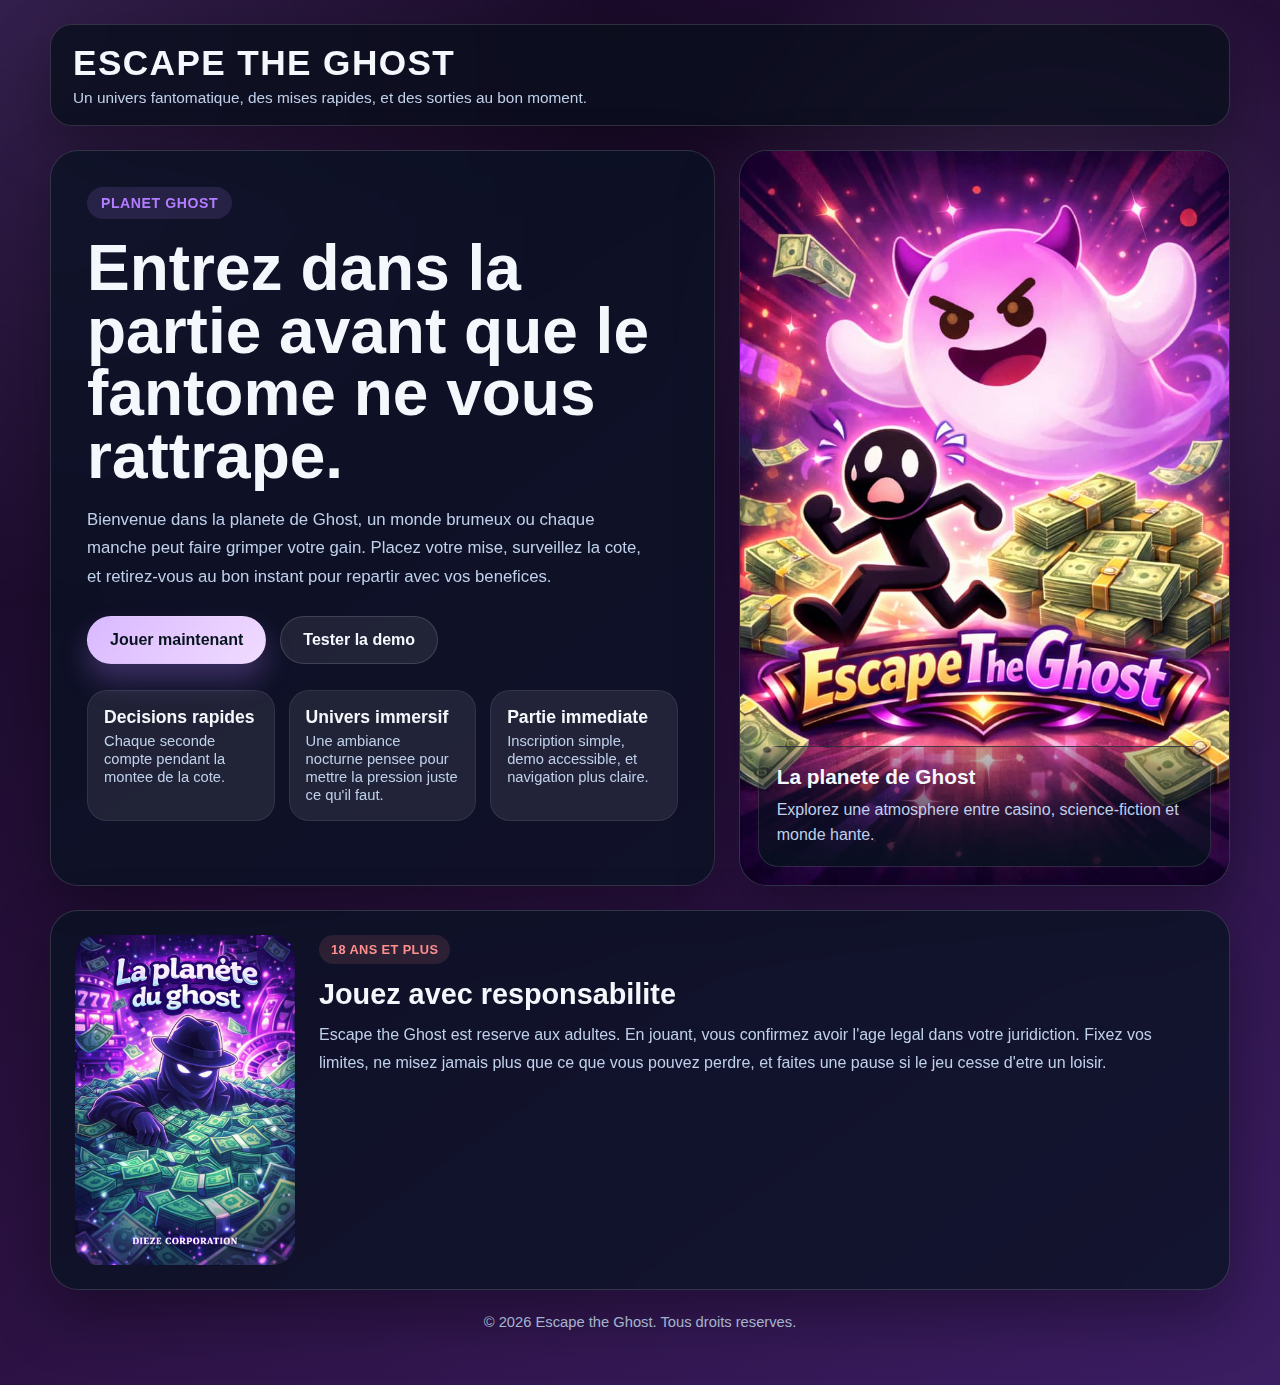
<file: public/index.html>
<!DOCTYPE html>
<html lang="fr">
<head>
   <meta charset="UTF-8">
   <meta name="viewport" content="width=device-width, initial-scale=1.0">
   <title>Escape the Ghost</title>
   <meta name="description" content="Joue à Escape The Ghost, un jeu d'horreur en ligne où tu dois survivre et t'échapper du fantôme et te faire un maximum de pactole.">
   <meta name="ghostr-api-base-url" content="https://egback-1.onrender.com">
   <script src="app-api.js"></script>
   <style>
      :root {
         --bg-night: #13081f;
         --bg-deep: #2a1140;
         --surface: rgba(9, 18, 34, 0.78);
         --surface-soft: rgba(255, 255, 255, 0.08);
         --line: rgba(255, 255, 255, 0.14);
         --text: #f4f7fb;
         --muted: #bfd0ea;
         --accent: #b47cff;
         --accent-strong: #d9b8ff;
         --danger: #ff8f8f;
         --shadow: 0 24px 60px rgba(0, 0, 0, 0.35);
      }
      * { box-sizing: border-box; }
      body {
         margin: 0;
         min-height: 100vh;
         font-family: "Trebuchet MS", "Segoe UI", sans-serif;
         color: var(--text);
         background:
            radial-gradient(circle at top left, rgba(180, 124, 255, 0.2), transparent 32%),
            radial-gradient(circle at 80% 20%, rgba(217, 184, 255, 0.18), transparent 24%),
            linear-gradient(145deg, var(--bg-night), var(--bg-deep) 55%, #3b1d63);
      }
      body::before {
         content: "";
         position: fixed;
         inset: 0;
         pointer-events: none;
         background-image:
            linear-gradient(rgba(255, 255, 255, 0.03) 1px, transparent 1px),
            linear-gradient(90deg, rgba(255, 255, 255, 0.03) 1px, transparent 1px);
         background-size: 32px 32px;
         opacity: 0.25;
      }
      a { color: inherit; text-decoration: none; }
      .page-shell {
         width: min(1180px, calc(100% - 32px));
         margin: 0 auto;
         padding: 24px 0 40px;
      }
      .topbar {
         display: flex;
         align-items: center;
         justify-content: space-between;
         gap: 16px;
         margin-bottom: 24px;
         padding: 18px 22px;
         border: 1px solid var(--line);
         border-radius: 22px;
         background: rgba(7, 13, 25, 0.75);
         backdrop-filter: blur(16px);
         box-shadow: var(--shadow);
      }
      .brand h1 {
         margin: 0;
         font-size: clamp(1.4rem, 3vw, 2.2rem);
         letter-spacing: 0.04em;
         text-transform: uppercase;
      }
      .brand p {
         margin: 6px 0 0;
         color: var(--muted);
         font-size: 0.96rem;
      }
      .topbar-actions {
         display: flex;
         align-items: center;
         gap: 12px;
         flex-wrap: wrap;
         justify-content: flex-end;
      }
      .chip {
         padding: 10px 16px;
         border-radius: 999px;
         border: 1px solid rgba(180, 124, 255, 0.3);
         background: rgba(180, 124, 255, 0.14);
         color: var(--text);
         font-weight: 700;
      }
      .primary-btn,
      .secondary-btn {
         display: inline-flex;
         align-items: center;
         justify-content: center;
         min-height: 48px;
         padding: 0 22px;
         border-radius: 999px;
         border: 1px solid transparent;
         font-weight: 700;
         cursor: pointer;
         transition: transform 0.2s ease, box-shadow 0.2s ease, border-color 0.2s ease, background 0.2s ease;
      }
      .primary-btn {
         color: #07131d;
         background: linear-gradient(135deg, var(--accent-strong), #f1dcff);
         box-shadow: 0 16px 28px rgba(180, 124, 255, 0.28);
      }
      .secondary-btn {
         color: var(--text);
         background: rgba(255, 255, 255, 0.08);
         border-color: var(--line);
      }
      .primary-btn:hover,
      .secondary-btn:hover { transform: translateY(-2px); }
      .hero {
         display: grid;
         grid-template-columns: 1.15fr 0.85fr;
         gap: 24px;
         align-items: stretch;
         margin-bottom: 24px;
      }
      .hero-copy,
      .hero-card,
      .notice {
         border: 1px solid var(--line);
         border-radius: 28px;
         background: var(--surface);
         backdrop-filter: blur(14px);
         box-shadow: var(--shadow);
         transition: transform 0.3s ease, box-shadow 0.3s ease;
      }

      .hero-copy:hover,
      .hero-card:hover,
      .notice:hover {
         transform: translateY(-5px);
         box-shadow: 0 32px 70px rgba(0, 0, 0, 0.5);
      }
      .hero-copy { padding: 36px; }
      .eyebrow {
         display: inline-flex;
         align-items: center;
         gap: 10px;
         margin-bottom: 18px;
         padding: 8px 14px;
         border-radius: 999px;
         background: rgba(180, 124, 255, 0.14);
         color: var(--accent);
         font-size: 0.88rem;
         font-weight: 700;
         letter-spacing: 0.04em;
         text-transform: uppercase;
      }
      .hero-copy h2 {
         margin: 0 0 18px;
         font-size: clamp(2.2rem, 5vw, 4.6rem);
         line-height: 0.98;
      }
      .hero-copy p {
         margin: 0 0 24px;
         max-width: 60ch;
         color: var(--muted);
         font-size: 1.05rem;
         line-height: 1.7;
      }
      .hero-actions {
         display: flex;
         flex-wrap: wrap;
         gap: 14px;
         margin-bottom: 26px;
      }
      .highlights {
         display: grid;
         grid-template-columns: repeat(3, minmax(0, 1fr));
         gap: 14px;
      }
      .stat {
         padding: 16px;
         border-radius: 20px;
         background: var(--surface-soft);
         border: 1px solid rgba(255, 255, 255, 0.08);
      }
      .stat strong {
         display: block;
         margin-bottom: 4px;
         font-size: 1.1rem;
      }
      .stat span {
         color: var(--muted);
         font-size: 0.92rem;
      }
      .hero-card {
         overflow: hidden;
         position: relative;
         min-height: 100%;
      }
      .hero-card img {
         display: block;
         width: 100%;
         height: 100%;
         object-fit: cover;
         min-height: 420px;
      }
      .hero-card-overlay {
         position: absolute;
         inset: auto 18px 18px;
         padding: 18px;
         border-radius: 20px;
         background: linear-gradient(180deg, rgba(8, 17, 31, 0.2), rgba(8, 17, 31, 0.88));
         border: 1px solid rgba(255, 255, 255, 0.12);
      }
      .hero-card-overlay h3 {
         margin: 0 0 8px;
         font-size: 1.3rem;
      }
      .hero-card-overlay p {
         margin: 0;
         color: var(--muted);
         line-height: 1.6;
      }
      .notice {
         display: grid;
         grid-template-columns: 220px 1fr;
         gap: 24px;
         padding: 24px;
      }
      .notice img {
         width: 100%;
         height: 100%;
         min-height: 250px;
         object-fit: cover;
         border-radius: 22px;
      }
      .notice h3 {
         margin: 0 0 10px;
         font-size: 1.8rem;
      }
      .notice p {
         margin: 0;
         color: var(--muted);
         line-height: 1.75;
      }
      .warning {
         display: inline-flex;
         margin-bottom: 14px;
         padding: 7px 12px;
         border-radius: 999px;
         background: rgba(255, 143, 143, 0.12);
         color: var(--danger);
         font-weight: 700;
         letter-spacing: 0.03em;
         text-transform: uppercase;
         font-size: 0.8rem;
      }
      footer {
         margin-top: 24px;
         text-align: center;
         color: var(--muted);
         font-size: 0.92rem;
      }
      @media (max-width: 900px) {
         .hero,
         .notice { grid-template-columns: 1fr; }
         .hero-card img { min-height: 320px; }
         .highlights { grid-template-columns: 1fr; }
      }
      @media (max-width: 640px) {
         .page-shell {
            width: min(100% - 20px, 100%);
            padding-top: 16px;
         }
         .topbar,
         .hero-copy,
         .notice { padding: 18px; }
         .topbar {
            align-items: flex-start;
            flex-direction: column;
         }
         .topbar-actions {
            width: 100%;
            justify-content: stretch;
         }
         .topbar-actions > * { flex: 1 1 auto; }
         .hero-copy h2 { font-size: 2.4rem; }
      }
   </style>
</head>
<body>
   <div class="page-shell">
      <header class="topbar">
         <div class="brand">
            <h1>Escape the Ghost</h1>
            <p>Un univers fantomatique, des mises rapides, et des sorties au bon moment.</p>
         </div>
         <div class="topbar-actions">
         </div>
      </header>

      <main>
         <section class="hero">
            <div class="hero-copy">
               <div class="eyebrow">Planet Ghost</div>
               <h2>Entrez dans la partie avant que le fantome ne vous rattrape.</h2>
               <p>
                  Bienvenue dans la planete de Ghost, un monde brumeux ou chaque manche peut faire grimper votre gain.
                  Placez votre mise, surveillez la cote, et retirez-vous au bon instant pour repartir avec vos benefices.
               </p>
               <div class="hero-actions">
                  <a class="primary-btn" href="inscri.html">Jouer maintenant</a>
                  <a class="secondary-btn" href="GhostRD.html">Tester la demo</a>
               </div>
               <div class="highlights">
                  <div class="stat">
                     <strong>Decisions rapides</strong>
                     <span>Chaque seconde compte pendant la montee de la cote.</span>
                  </div>
                  <div class="stat">
                     <strong>Univers immersif</strong>
                     <span>Une ambiance nocturne pensee pour mettre la pression juste ce qu'il faut.</span>
                  </div>
                  <div class="stat">
                     <strong>Partie immediate</strong>
                     <span>Inscription simple, demo accessible, et navigation plus claire.</span>
                  </div>
               </div>
            </div>

            <div class="hero-card">
               <img src="ima/EG.jpeg" alt="Illustration de l'univers Escape the Ghost">
               <div class="hero-card-overlay">
                  <h3>La planete de Ghost</h3>
                  <p>Explorez une atmosphere entre casino, science-fiction et monde hante.</p>
               </div>
            </div>
         </section>

         <section class="notice">
            <img src="ima/imgA.jpeg" alt="Visuel de prevention autour du jeu">
            <div>
               <div class="warning">18 ans et plus</div>
               <h3>Jouez avec responsabilite</h3>
               <p>
                  Escape the Ghost est reserve aux adultes. En jouant, vous confirmez avoir l'age legal dans votre juridiction.
                  Fixez vos limites, ne misez jamais plus que ce que vous pouvez perdre, et faites une pause si le jeu cesse d'etre un loisir.
               </p>
            </div>
         </section>
      </main>

      <footer>
         <p>&copy; 2026 Escape the Ghost. Tous droits reserves.</p>
      </footer>
   </div>

   <script>
      (function captureReferralFromHome() {
        const url = new URL(window.location.href);
        const referralCode = url.searchParams.get("ref");

        if (referralCode && window.AppApi) {
          window.AppApi.setReferralCode(referralCode);
        }
      })();
   </script>
</body>
</html>
</file>
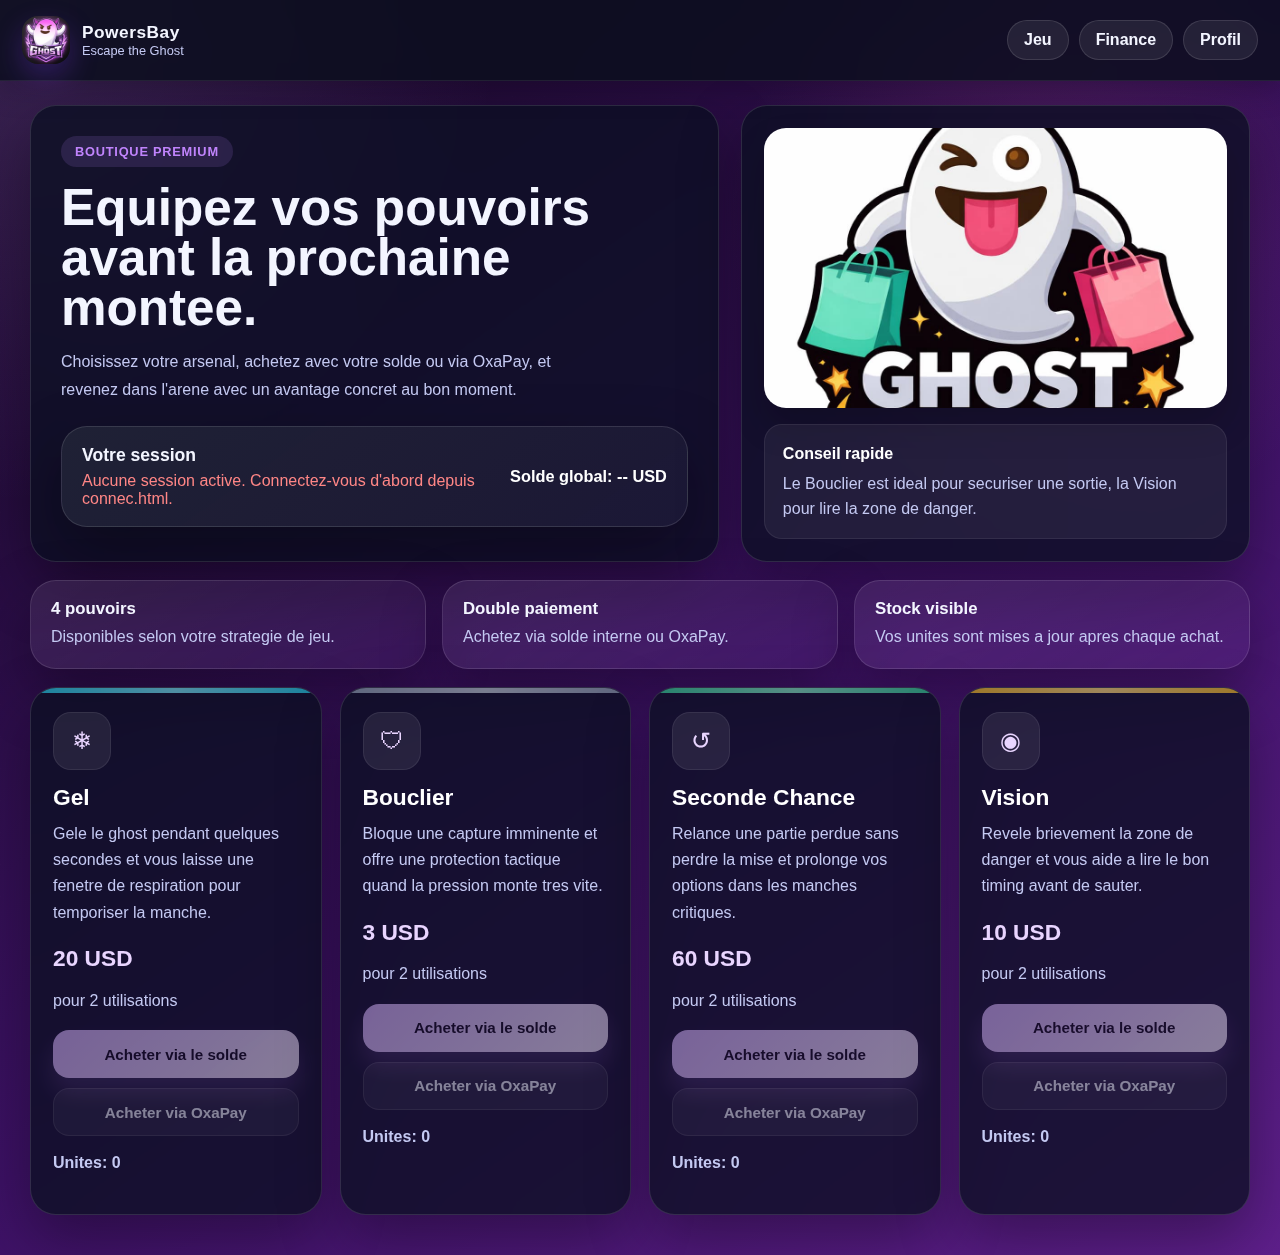
<file: public/abonnement.html>
<!DOCTYPE html>
<html lang="fr">
<head>
    <meta charset="UTF-8">
    <meta name="viewport" content="width=device-width, initial-scale=1.0">
    <meta name="ghostr-api-base-url" content="https://egback-1.onrender.com">
    <title>PowersBay | Escape the Ghost</title>
    <link rel="stylesheet" href="powerBay-violet.css">
</head>
<body>
    <header class="shop-header">
        <a class="brand" href="index.html" aria-label="Retour a l'accueil Escape the Ghost">
            <span class="brand-mark"></span>
            <span class="brand-copy">
                <strong>PowersBay</strong>
                <small>Escape the Ghost</small>
            </span>
        </a>

        <nav class="shop-nav" aria-label="Navigation boutique">
            <a class="nav-link" href="GhostR.html">Jeu</a>
            <a class="nav-link" href="transac.html">Finance</a>
            <a class="nav-link" href="profile.html">Profil</a>
        </nav>
    </header>

    <main class="shop-page">
        <section class="shop-hero">
            <div class="shop-hero-copy">
                <p class="eyebrow">Boutique premium</p>
                <h1>Equipez vos pouvoirs avant la prochaine montee.</h1>
                <p class="hero-text">
                    Choisissez votre arsenal, achetez avec votre solde ou via OxaPay, et revenez dans l'arene avec un avantage concret au bon moment.
                </p>

                <section class="auth-panel shop-auth-panel" aria-labelledby="shop-session-title">
                    <div class="session-copy">
                        <h2 id="shop-session-title">Votre session</h2>
                        <p id="auth-status">Chargement de votre session...</p>
                    </div>
                    <p id="wallet-balance">Solde global: -- USD</p>
                </section>
            </div>

            <div class="shop-hero-visual">
                <a href="abonnement.html" class="hero-image-link" aria-label="Actualiser la boutique">
                    <img class="imgAb" src="ima/GhostShop.jpeg" alt="Ghost Shop" width="550" height="250">
                </a>
                <div class="hero-note">
                    <strong>Conseil rapide</strong>
                    <span>Le Bouclier est ideal pour securiser une sortie, la Vision pour lire la zone de danger.</span>
                </div>
            </div>
        </section>

        <section class="shop-summary" aria-label="Resume boutique">
            <article class="summary-card">
                <strong>4 pouvoirs</strong>
                <span>Disponibles selon votre strategie de jeu.</span>
            </article>
            <article class="summary-card">
                <strong>Double paiement</strong>
                <span>Achetez via solde interne ou OxaPay.</span>
            </article>
            <article class="summary-card">
                <strong>Stock visible</strong>
                <span>Vos unites sont mises a jour apres chaque achat.</span>
            </article>
        </section>

        <section class="shop-grid" aria-label="Catalogue des pouvoirs">
            <article class="power-option Gel">
                <div class="power-icon" aria-hidden="true">❄</div>
                <strong data-power-name="freeze">Gel</strong>
                <p>Gele le ghost pendant quelques secondes et vous laisse une fenetre de respiration pour temporiser la manche.</p>
                <p class="price-line" data-power-price="freeze"><strong>20 USD</strong> pour 2 utilisations</p>
                <div class="cta-stack">
                    <button class="achat" data-power="freeze" data-method="wallet">Acheter via le solde</button>
                    <button class="achat ghost-cta" data-power="freeze" data-method="oxapay">Acheter via OxaPay</button>
                </div>
                <p class="power-stock" data-stock="freeze">Unites: 0</p>
            </article>

            <article class="power-option Bouclier">
                <div class="power-icon" aria-hidden="true">🛡</div>
                <strong data-power-name="shield">Bouclier</strong>
                <p>Bloque une capture imminente et offre une protection tactique quand la pression monte tres vite.</p>
                <p class="price-line" data-power-price="shield"><strong>3 USD</strong> pour 2 utilisations</p>
                <div class="cta-stack">
                    <button class="achat" data-power="shield" data-method="wallet">Acheter via le solde</button>
                    <button class="achat ghost-cta" data-power="shield" data-method="oxapay">Acheter via OxaPay</button>
                </div>
                <p class="power-stock" data-stock="shield">Unites: 0</p>
            </article>

            <article class="power-option SecondeChance">
                <div class="power-icon" aria-hidden="true">↺</div>
                <strong data-power-name="second_chance">Seconde Chance</strong>
                <p>Relance une partie perdue sans perdre la mise et prolonge vos options dans les manches critiques.</p>
                <p class="price-line" data-power-price="second_chance"><strong>60 USD</strong> pour 2 utilisations</p>
                <div class="cta-stack">
                    <button class="achat" data-power="second_chance" data-method="wallet">Acheter via le solde</button>
                    <button class="achat ghost-cta" data-power="second_chance" data-method="oxapay">Acheter via OxaPay</button>
                </div>
                <p class="power-stock" data-stock="second_chance">Unites: 0</p>
            </article>

            <article class="power-option Vision">
                <div class="power-icon" aria-hidden="true">◉</div>
                <strong data-power-name="vision">Vision</strong>
                <p>Revele brievement la zone de danger et vous aide a lire le bon timing avant de sauter.</p>
                <p class="price-line" data-power-price="vision"><strong>10 USD</strong> pour 2 utilisations</p>
                <div class="cta-stack">
                    <button class="achat" data-power="vision" data-method="wallet">Acheter via le solde</button>
                    <button class="achat ghost-cta" data-power="vision" data-method="oxapay">Acheter via OxaPay</button>
                </div>
                <p class="power-stock" data-stock="vision">Unites: 0</p>
            </article>
        </section>
    </main>

    <script src="app-api.js"></script>
    <script src="powers.js"></script>
</body>
</html>
</file>
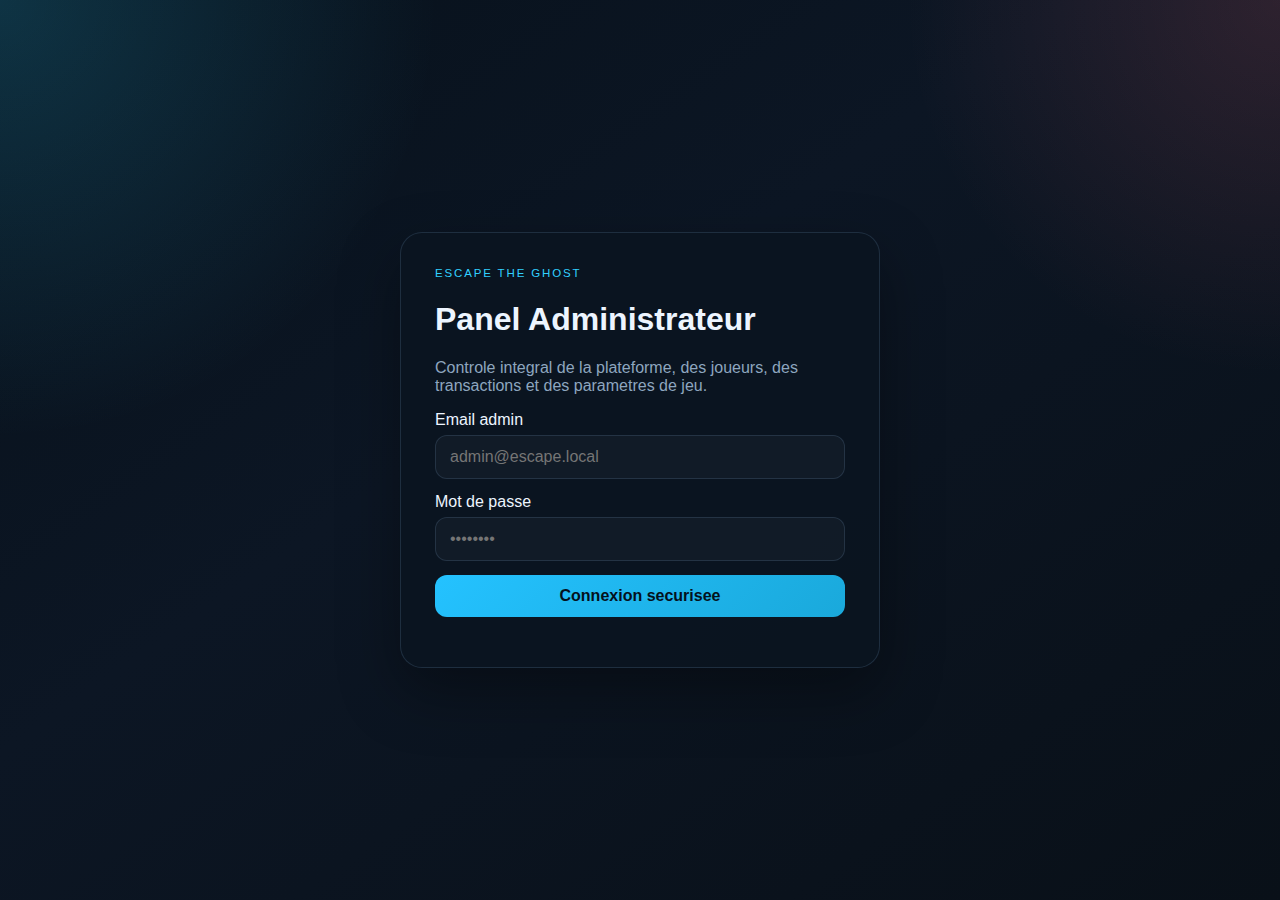
<file: public/admin.html>
<!DOCTYPE html>
<html lang="fr">
<head>
  <meta charset="UTF-8">
  <meta name="viewport" content="width=device-width, initial-scale=1.0">
  <meta name="ghostr-api-base-url" content="https://egback-1.onrender.com">
  <title>Escape the Ghost Admin</title>
  <link rel="stylesheet" href="admin.css">
</head>
<body>
  <div class="admin-login-shell" id="admin-login-shell">
    <section class="admin-login-card">
      <p class="eyebrow">Escape the Ghost</p>
      <h1>Panel Administrateur</h1>
      <p class="login-copy">Controle integral de la plateforme, des joueurs, des transactions et des parametres de jeu.</p>
      <form id="admin-login-form" class="admin-login-form">
        <label><span>Email admin</span><input type="email" name="email" placeholder="admin@escape.local" required></label>
        <label><span>Mot de passe</span><input type="password" name="password" placeholder="••••••••" required></label>
        <button type="submit">Connexion securisee</button>
      </form>
      <p class="form-status" id="admin-login-status"></p>
    </section>
  </div>

  <div class="admin-shell hidden" id="admin-shell">
    <aside class="sidebar">
      <div class="brand-block">
        <p class="eyebrow">Escape the Ghost</p>
        <h2>Admin Control</h2>
        <p id="admin-profile-label">Session admin</p>
      </div>

      <nav class="side-nav">
        <button class="nav-link active" data-view="dashboard">Dashboard</button>
        <button class="nav-link" data-view="users">Joueurs</button>
        <button class="nav-link" data-view="transactions">Transactions</button>
        <button class="nav-link" data-view="settings">Parametres Jeu</button>
        <button class="nav-link" data-view="logs">Journal Admin</button>
      </nav>

      <div class="sidebar-actions">
        <button class="ghost-button" id="refresh-bootstrap">Actualiser</button>
        <button class="ghost-button danger" id="admin-logout">Deconnexion</button>
      </div>
    </aside>

    <main class="admin-main">
      <header class="topbar">
        <div>
          <p class="eyebrow">Console</p>
          <h1>Gestion plateforme</h1>
        </div>
        <div class="topbar-right">
          <div class="top-stat"><span>Alertes retrait</span><strong id="alerts-count">0</strong></div>
          <div class="top-stat"><span>RTP global</span><strong id="global-rtp-top">0%</strong></div>
        </div>
      </header>

      <section class="view active" id="view-dashboard">
        <div class="card-grid" id="dashboard-cards"></div>
        <div class="panel-grid two">
          <section class="panel">
            <div class="panel-head"><div><p class="eyebrow">Activite</p><h3>14 derniers jours</h3></div></div>
            <div id="activity-chart" class="chart-block"></div>
          </section>
          <section class="panel">
            <div class="panel-head"><div><p class="eyebrow">Cotes</p><h3>Les plus atteintes</h3></div></div>
            <div id="top-odds-list" class="list-block"></div>
          </section>
        </div>
        <div class="panel-grid two">
          <section class="panel">
            <div class="panel-head"><div><p class="eyebrow">Alertes</p><h3>Demandes en attente</h3></div></div>
            <div id="alerts-list" class="feed-list"></div>
          </section>
          <section class="panel">
            <div class="panel-head"><div><p class="eyebrow">Logs</p><h3>Dernieres actions admin</h3></div></div>
            <div id="dashboard-logs" class="feed-list"></div>
          </section>
        </div>
      </section>

      <section class="view" id="view-users">
        <section class="panel">
          <div class="panel-head responsive-head">
            <div><p class="eyebrow">Joueurs</p><h3>Centre utilisateurs</h3></div>
            <form id="users-filter-form" class="inline-form">
              <input type="search" name="search" placeholder="Recherche nom ou email">
              <select name="status">
                <option value="">Tous</option>
                <option value="active">Actifs</option>
                <option value="banned">Bannis</option>
              </select>
              <button type="submit">Filtrer</button>
            </form>
          </div>
          <div class="table-wrap">
            <table class="admin-table">
              <thead><tr><th>Joueur</th><th>Solde</th><th>Cote forcee</th><th>RTP</th><th>Statut</th><th>Derniere activite</th><th></th></tr></thead>
              <tbody id="users-table-body"></tbody>
            </table>
          </div>
        </section>
        <section class="panel user-detail-panel">
          <div class="panel-head"><div><p class="eyebrow">Detail</p><h3 id="user-detail-title">Selectionnez un joueur</h3></div></div>
          <div id="user-detail-content" class="detail-stack empty-state">Aucun joueur selectionne.</div>
        </section>
      </section>

      <section class="view" id="view-transactions">
        <section class="panel">
          <div class="panel-head responsive-head">
            <div><p class="eyebrow">Finance</p><h3>Transactions</h3></div>
            <form id="transactions-filter-form" class="inline-form multi">
              <select name="type">
                <option value="">Tous types</option>
                <option value="deposit">Depots</option>
                <option value="withdraw">Retraits</option>
                <option value="game_bet">Mises</option>
                <option value="game_cashout">Gains</option>
                <option value="power_purchase">Pouvoirs</option>
              </select>
              <select name="status">
                <option value="">Tous statuts</option>
                <option value="pending">En attente</option>
                <option value="paid">Paye</option>
                <option value="completed">Complete</option>
                <option value="rejected">Refuse</option>
              </select>
              <input type="date" name="from">
              <input type="date" name="to">
              <input type="search" name="search" placeholder="Joueur ou email">
              <button type="submit">Appliquer</button>
            </form>
          </div>
          <div class="table-wrap">
            <table class="admin-table">
              <thead><tr><th>Type</th><th>Joueur</th><th>Montant</th><th>Statut</th><th>Date</th><th>Action</th></tr></thead>
              <tbody id="transactions-table-body"></tbody>
            </table>
          </div>
        </section>
      </section>

      <section class="view" id="view-settings">
        <div class="panel-grid two">
          <section class="panel">
            <div class="panel-head"><div><p class="eyebrow">Plateforme</p><h3>Fonctionnalites globales</h3></div></div>
            <form id="feature-settings-form" class="stack-form">
              <label class="switch-row"><span>Depots actifs</span><input type="checkbox" name="depositsEnabled"></label>
              <label class="switch-row"><span>Retraits actifs</span><input type="checkbox" name="withdrawalsEnabled"></label>
              <label class="switch-row"><span>Chat monde actif</span><input type="checkbox" name="worldChatEnabled"></label>
              <button type="submit">Enregistrer</button>
            </form>
          </section>
          <section class="panel">
            <div class="panel-head"><div><p class="eyebrow">Ghost</p><h3>Controle de cote</h3></div></div>
            <form id="force-crash-form" class="stack-form">
              <label><span>Forcer la prochaine logique de crash</span><input type="number" step="0.01" min="1" name="crashValue" placeholder="1.01"></label>
              <div class="action-row">
                <button type="submit">Forcer</button>
                <button type="button" class="ghost-button" id="clear-force-crash">Retirer</button>
              </div>
            </form>
            <p class="info-line" id="force-crash-status">Aucune cote forcee.</p>
          </section>
        </div>

        <section class="panel">
          <div class="panel-head"><div><p class="eyebrow">Probabilites</p><h3>Comportement du Ghost</h3></div></div>
          <form id="ghost-settings-form" class="ghost-grid-form">
            <label><span>Chance basse (%)</span><input type="number" name="lowChance" min="0" max="100" required></label>
            <label><span>Chance moyenne (%)</span><input type="number" name="mediumChance" min="0" max="100" required></label>
            <label><span>Chance haute (%)</span><input type="number" name="highChance" min="0" max="100" required></label>
            <label><span>Chance extreme (%)</span><input type="number" name="extremeChance" min="0" max="100" required></label>
            <label><span>Plage basse min</span><input type="number" step="0.01" name="lowRangeMin" required></label>
            <label><span>Plage basse max</span><input type="number" step="0.01" name="lowRangeMax" required></label>
            <label><span>Plage moyenne min</span><input type="number" step="0.01" name="mediumRangeMin" required></label>
            <label><span>Plage moyenne max</span><input type="number" step="0.01" name="mediumRangeMax" required></label>
            <label><span>Plage haute min</span><input type="number" step="0.01" name="highRangeMin" required></label>
            <label><span>Plage haute max</span><input type="number" step="0.01" name="highRangeMax" required></label>
            <label><span>Plage extreme min</span><input type="number" step="0.01" name="extremeRangeMin" required></label>
            <label><span>Plage extreme max</span><input type="number" step="0.01" name="extremeRangeMax" required></label>
            <button type="submit">Mettre a jour les probabilites</button>
          </form>
        </section>

        <section class="panel">
          <div class="panel-head"><div><p class="eyebrow">Pouvoirs</p><h3>Activation et tarification</h3></div></div>
          <form id="powers-settings-form" class="powers-grid-form">
            <div class="power-card">
              <h4>Vision</h4>
              <label class="switch-row"><span>Actif</span><input type="checkbox" name="visionEnabled"></label>
              <label><span>Prix USD</span><input type="number" step="0.01" name="visionPrice"></label>
              <label><span>Unites</span><input type="number" min="1" name="visionUnits"></label>
            </div>
            <div class="power-card">
              <h4>Gel</h4>
              <label class="switch-row"><span>Actif</span><input type="checkbox" name="freezeEnabled"></label>
              <label><span>Prix USD</span><input type="number" step="0.01" name="freezePrice"></label>
              <label><span>Unites</span><input type="number" min="1" name="freezeUnits"></label>
            </div>
            <div class="power-card">
              <h4>Bouclier</h4>
              <label class="switch-row"><span>Actif</span><input type="checkbox" name="shieldEnabled"></label>
              <label><span>Prix USD</span><input type="number" step="0.01" name="shieldPrice"></label>
              <label><span>Unites</span><input type="number" min="1" name="shieldUnits"></label>
            </div>
            <div class="power-card">
              <h4>Seconde chance</h4>
              <label class="switch-row"><span>Actif</span><input type="checkbox" name="secondChanceEnabled"></label>
              <label><span>Prix USD</span><input type="number" step="0.01" name="secondChancePrice"></label>
              <label><span>Unites</span><input type="number" min="1" name="secondChanceUnits"></label>
            </div>
            <button type="submit">Sauvegarder les pouvoirs</button>
          </form>
        </section>

        <section class="panel">
          <div class="panel-head"><div><p class="eyebrow">Moderation</p><h3>Supprimer un message du monde</h3></div></div>
          <form id="world-chat-delete-form" class="stack-form">
            <label>
              <span>ID du message</span>
              <input type="text" name="messageId" placeholder="Collez l'ID MongoDB du message" required>
            </label>
            <div class="action-row">
              <button type="submit" class="ghost-button danger">Supprimer le message</button>
            </div>
          </form>
          <p class="info-line" id="world-chat-delete-status">Entrez l'identifiant exact du message du chat monde a supprimer.</p>
        </section>
      </section>

      <section class="view" id="view-logs">
        <div class="panel-grid two">
          <section class="panel">
            <div class="panel-head"><div><p class="eyebrow">Exports</p><h3>Donnees</h3></div></div>
            <div class="action-cluster">
              <button id="export-users-json">Export joueurs JSON</button>
              <button id="export-users-csv">Export joueurs CSV</button>
              <button id="export-transactions-json">Export transactions JSON</button>
              <button id="export-transactions-csv">Export transactions CSV</button>
            </div>
          </section>
          <section class="panel">
            <div class="panel-head"><div><p class="eyebrow">Securite</p><h3>Etat de la session</h3></div></div>
            <div class="detail-stack">
              <div class="metric-line"><span>Authentification</span><strong>JWT admin</strong></div>
              <div class="metric-line"><span>Stockage mot de passe</span><strong>Hash bcrypt</strong></div>
              <div class="metric-line"><span>Routes protegees</span><strong>Middleware admin</strong></div>
              <div class="metric-line"><span>Journalisation</span><strong>Active</strong></div>
            </div>
          </section>
        </div>
        <section class="panel">
          <div class="panel-head"><div><p class="eyebrow">Audit</p><h3>Journal administrateur</h3></div></div>
          <div id="logs-list" class="feed-list"></div>
        </section>
      </section>
    </main>
  </div>

  <div class="toast-stack" id="toast-stack"></div>
  <script src="app-api.js"></script>
  <script src="admin.js"></script>
</body>
</html>
</file>
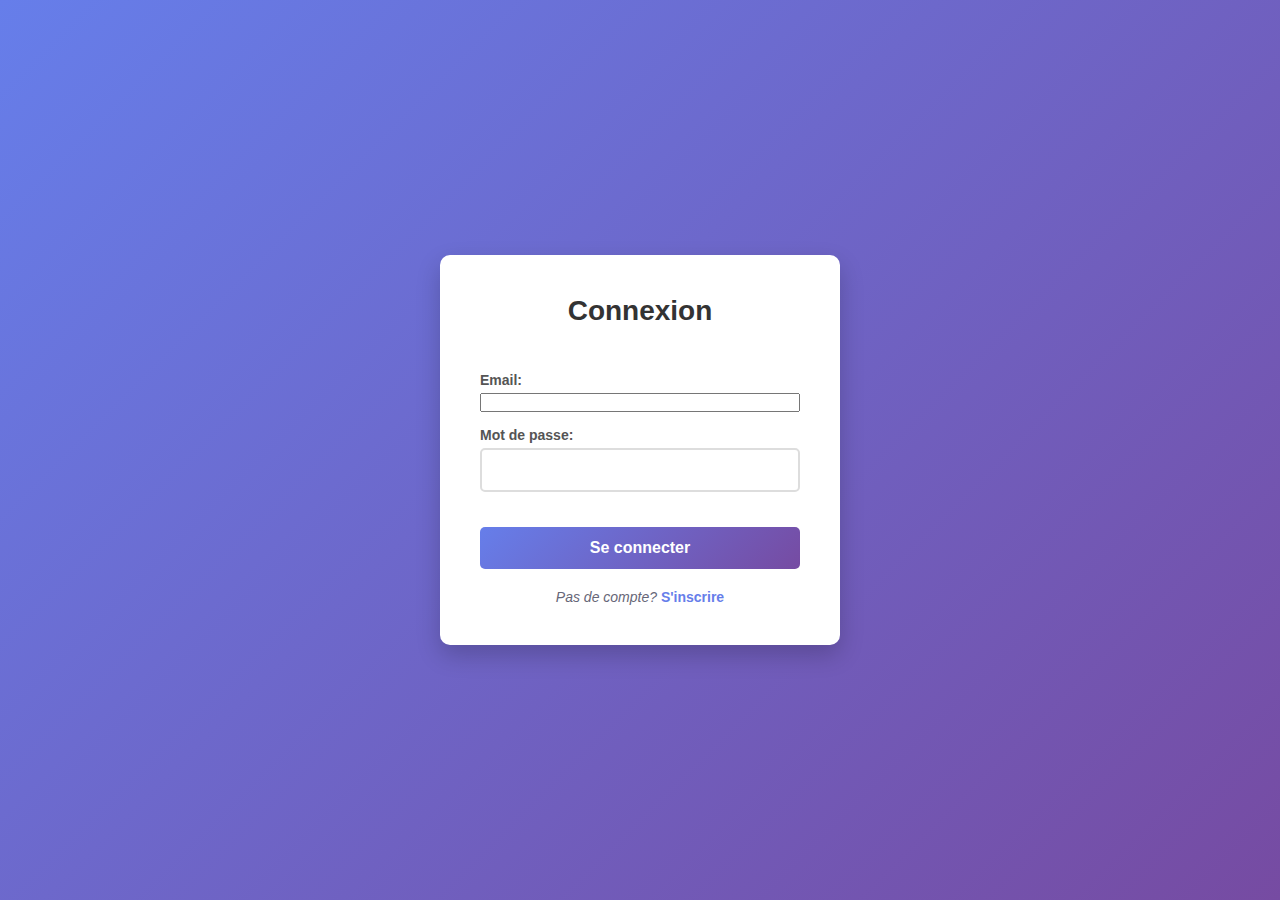
<file: public/connec.html>
<!DOCTYPE html>
<html lang="fr">
<head>
   <meta charset="UTF-8">
   <meta name="viewport" content="width=device-width, initial-scale=1.0">
   <title>Escape the Ghost - Jeu</title>
   <link rel="stylesheet" href="GhostR.css">
</head>
<body>
   <!-- formulaire de connexion-->
<style>
        * {
            margin: 0;
            padding: 0;
            box-sizing: border-box;
        }

        body {
            font-family: 'Segoe UI', Tahoma, Geneva, Verdana, sans-serif;
            background: linear-gradient(135deg, #667eea 0%, #764ba2 100%);
            min-height: 100vh;
            display: flex;
            justify-content: center;
            align-items: center;
        }

        .form-container {
            width: 100%;
            max-width: 400px;
            padding: 40px;
            background: white;
            border-radius: 10px;
            box-shadow: 0 10px 25px rgba(0, 0, 0, 0.2);
        }

        .form-container h2 {
            text-align: center;
            margin-bottom: 30px;
            color: #333;
            font-size: 28px;
        }

        form {
            display: flex;
            flex-direction: column;
        }

        label {
            margin-top: 15px;
            margin-bottom: 5px;
            color: #555;
            font-weight: 600;
            font-size: 14px;
        }

        input[type="text"],
        input[type="password"] {
            padding: 12px;
            margin-bottom: 15px;
            border: 2px solid #ddd;
            border-radius: 5px;
            font-size: 14px;
            transition: border-color 0.3s ease;
        }

        input[type="text"]:focus,
        input[type="password"]:focus {
            outline: none;
            border-color: #667eea;
            box-shadow: 0 0 5px rgba(102, 126, 234, 0.1);
        }

        button[type="submit"] {
            padding: 12px;
            margin-top: 20px;
            background: linear-gradient(135deg, #667eea 0%, #764ba2 100%);
            color: white;
            border: none;
            border-radius: 5px;
            font-size: 16px;
            font-weight: 600;
            cursor: pointer;
            transition: transform 0.2s ease, box-shadow 0.2s ease;
        }

        button[type="submit"]:hover {
            transform: translateY(-2px);
            box-shadow: 0 5px 15px rgba(102, 126, 234, 0.4);
        }

        button[type="submit"]:active {
            transform: translateY(0);
        }

        p {
            text-align: center;
            margin-top: 20px;
            font-size: 14px;
            color: #667;
        }

        a {
            color: #667eea;
            text-decoration: none;
            font-weight: 600;
            transition: color 0.3s ease;
        }

        a:hover {
            color: #764ba2;
            text-decoration: underline;
        }
</style>
    <div class="form-container">
        <h2>Connexion</h2>
        <form id="loginForm">
            <label for="email">Email:</label>
            <input type="email" id="email" name="email" required>

            <label for="password">Mot de passe:</label>
            <input type="password" id="password" name="password" required>

            <button type="submit">Se connecter</button>
            <p><i>Pas de compte?</i> <a href="inscri.html">S'inscrire</a></p>
            <div id="message"></div>
        </form>
    </div>

    <script>
document.getElementById('loginForm').addEventListener('submit', async (e) => {
    e.preventDefault();

    const email = document.getElementById('email').value.trim();
    const password = document.getElementById('password').value.trim();
    const messageDiv = document.getElementById('message');

    messageDiv.innerHTML = "Connexion en cours...";

    try {
        const response = await fetch('https://egback-1.onrender.com/api/auth/login', {
            method: 'POST',
            headers: {
                'Content-Type': 'application/json'
            },
            credentials: 'include', // IMPORTANT
            body: JSON.stringify({ email, password })
        });

        const data = await response.json();

        if (!response.ok) {
            throw new Error(data.message || "Erreur de connexion");
        }

        // ✅ Stockage du token
        localStorage.setItem('token', data.token);

        messageDiv.innerHTML = `<p style="color:green;">${data.message}</p>`;

        setTimeout(() => {
            window.location.href = "/GhostR.html";
        }, 1500);

    } catch (err) {
        messageDiv.innerHTML = `<p style="color:red;">${err.message}</p>`;
    }
});
</script>

</body>
</html>
</file>
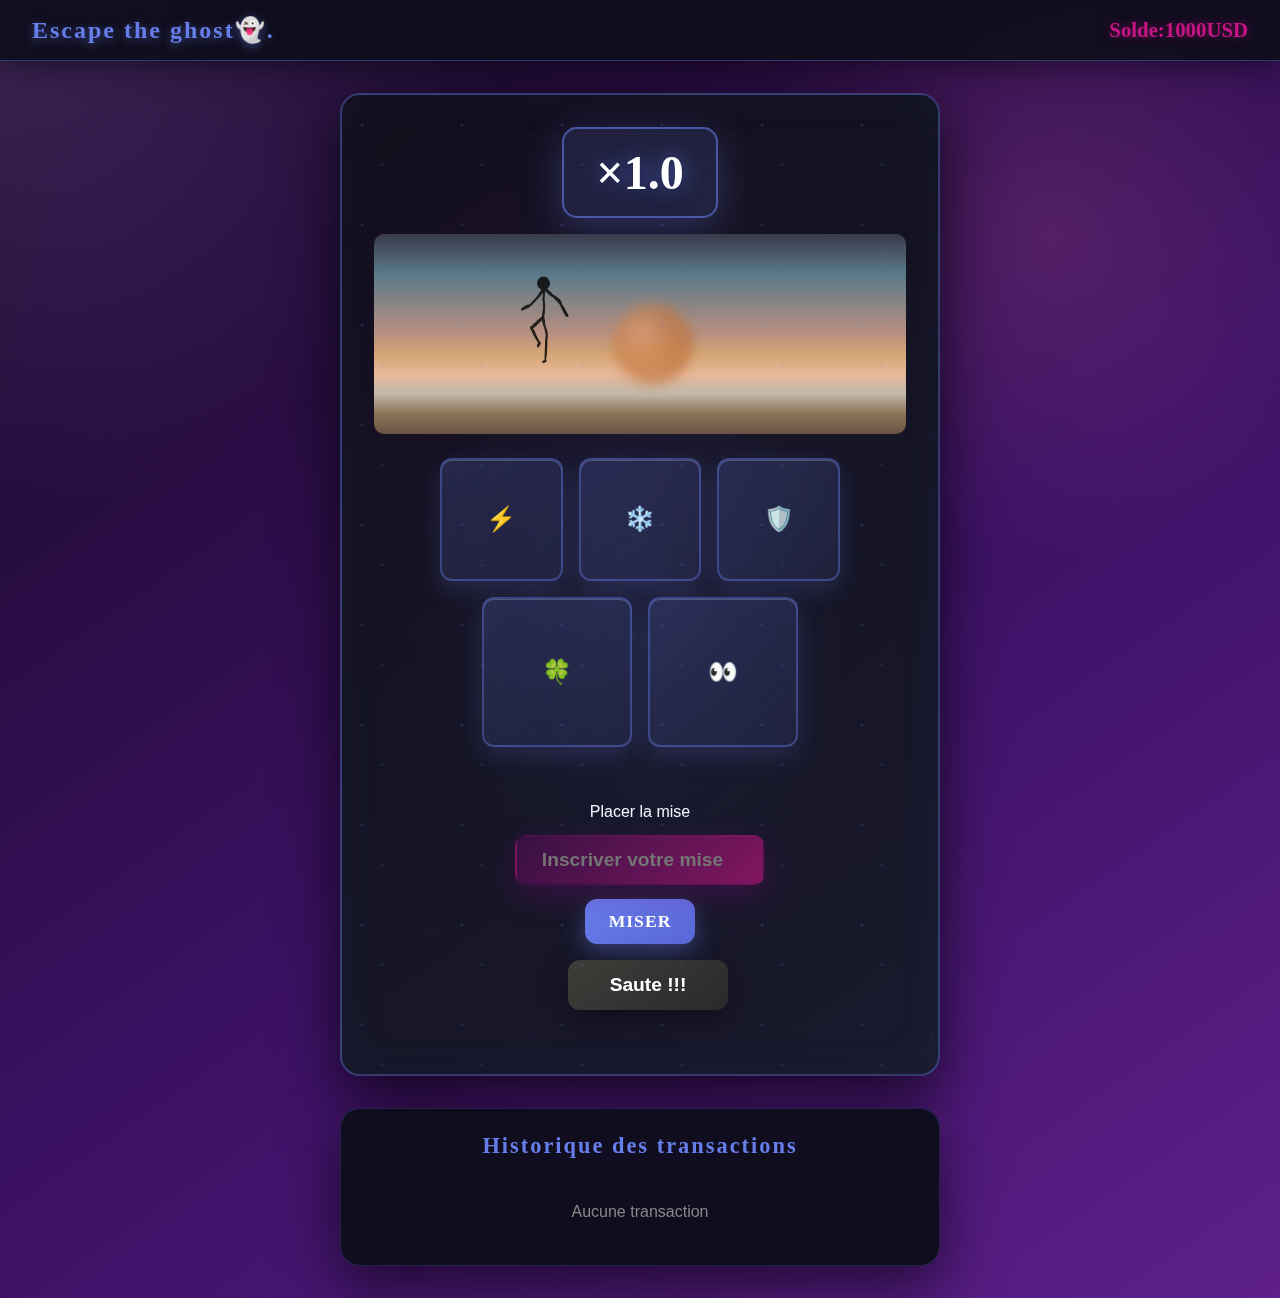
<file: public/GhostRD.html>
<html lang="fr">
<head>
   <meta charset="UTF-8">
   <meta name="viewport" content="width=device-width, initial-scale=1.0">
   <meta name="ghostr-api-base-url" content="https://egback-1.onrender.com">
   <title>Escape the Ghost - Jeu</title>
   <link rel="stylesheet" href="GhostRD.css">
   <link rel="stylesheet" href="powerBay-violet.css">
</head>
<body>
   <header>
      <h4>Escape the ghost👻. </h4>
      <div class="solde" id="Solde" >Solde:<span>1000</span>USD</div> 
   </header>
   <div class="interface">

      <div class="cadreJeux">
      <div class="cote" id="cote">×<span>1.0</span></div>
      <div class="img">
      <img src="ima/dance.gif" width="250px" height="150px" style="mix-blend-mode:multiply;" class="stick1" id="stick1">
      <div class="Acteurs">
   <img src="ima/R.gif" width="150px" height="150px" style="mix-blend-mode:multiply;" class="stick" id="stick0">
   
      <img src="ima/Gost.jpg" width="100px" style="mix-blend-mode:multiply;" class="Ghost" id="Ghost">
      </div>
      </div>
      <!---pouvoirs-->
<div class="pouvoir" id="pouvoir" style="display:flex;">
      <div class="vitesse" id="vitesse">
         <button class="btn-pouvoir" onclick="Vitesse()" id="btn-vitesse">⚡</button>
      </div>
      <div class="gel" id="gel">
         <button class="btn-pouvoir" onclick="Gel()" id="btn-gel">❄️</button>
      </div>
      <div class="bouclié" id="bouclié">
         <button class="btn-pouvoir" onclick="Bouclier()" id="btn-bouclier">🛡️</button>
      </div>
      <div class="sec_chance" id="sec_chance">
         <button class="btn-pouvoir" onclick="SecondeChance()" id="btn-sec-chance">🍀</button>
      </div>
      <div class="vision" id="vision">
         <button class="btn-pouvoir" onclick="Vision()" id="btn-vision">👀</button>
      </div>
      </div>
      <div class="commandes">
         <div class="mise">
            <p>Placer la mise</p>
            <input type="number" placeholder="Inscriver votre mise" id="Mise" value="">
            <button class="btn-mise" onclick="Miser()" id="btn-mise">Miser</button>
         </div>
         <button class="retirer" onclick="retrait()" id="btn-rtt">Saute !!!</button>
      </div>
   </div>
   
      <div class="historique" id="Story"></div>
      <script src="app-api.js"></script>
      <script src="GhostRD.js"></script>
      <script src="powers.js"></script>
   </div>
</body>
</html>
</file>
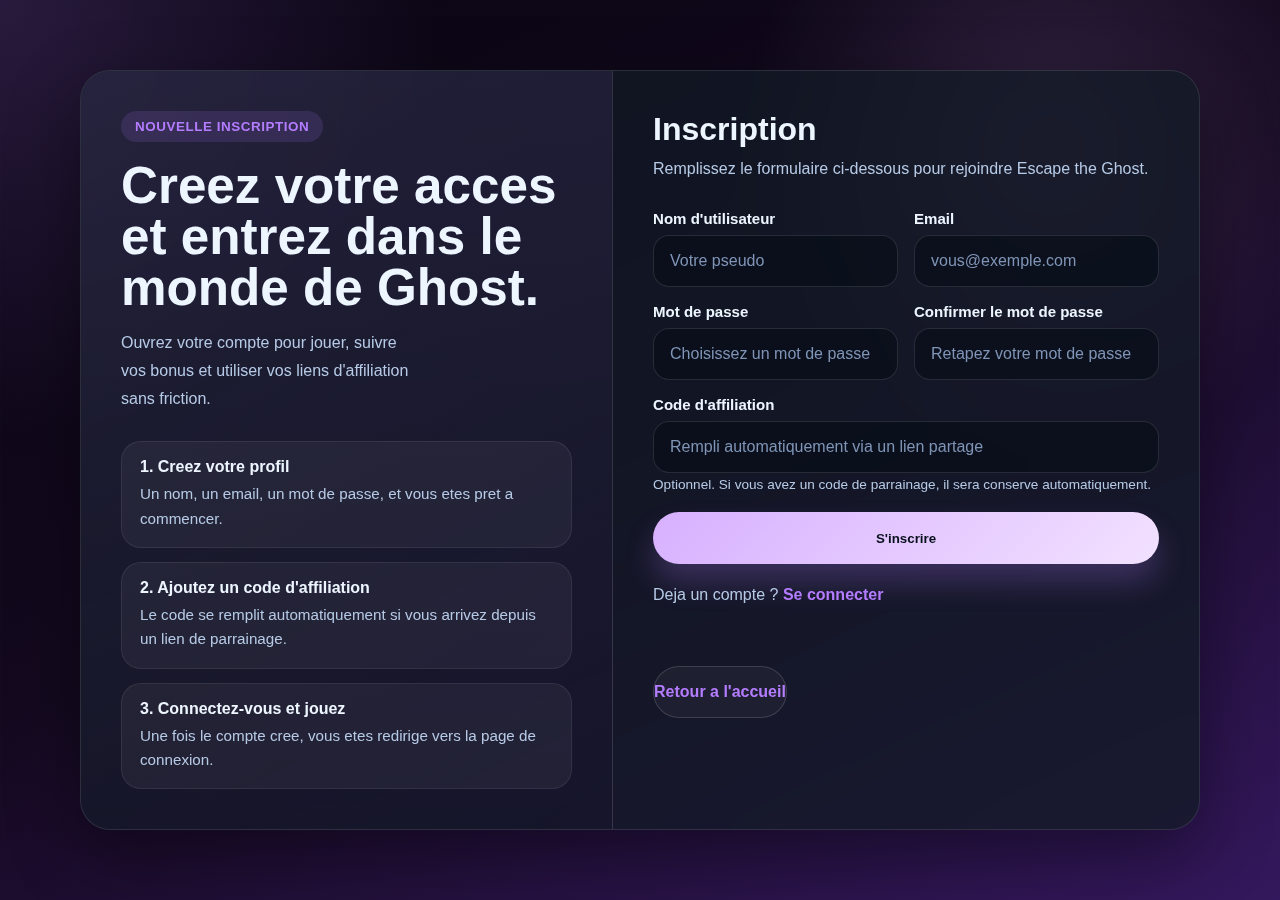
<file: public/inscri.html>
<!DOCTYPE html>
<html lang="fr">
<head>
   <meta charset="UTF-8">
   <meta name="viewport" content="width=device-width, initial-scale=1.0">
   <title>Inscription | Escape the Ghost</title>
   <link rel="stylesheet" href="GhostR.css">
   <meta name="ghostr-api-base-url" content="https://egback-1.onrender.com">
   <style>
      :root {
         --bg-base: #14091f;
         --line: rgba(255, 255, 255, 0.14);
         --text: #edf5ff;
         --muted: #b6cae6;
         --accent: #b47cff;
         --accent-2: #d7b0ff;
         --danger: #ff9090;
         --success: #88f5ca;
         --shadow: 0 24px 70px rgba(0, 0, 0, 0.4);
      }
      * { box-sizing: border-box; }
      body {
         margin: 0;
         min-height: 100vh;
         padding: 24px;
         display: grid;
         place-items: center;
         color: var(--text);
         font-family: "Trebuchet MS", "Segoe UI", sans-serif;
         background:
            radial-gradient(circle at top left, rgba(180, 124, 255, 0.18), transparent 28%),
            radial-gradient(circle at 82% 16%, rgba(215, 176, 255, 0.16), transparent 24%),
            linear-gradient(155deg, #090512, var(--bg-base) 48%, #34185d);
      }
      .signup-layout {
         width: min(1120px, 100%);
         display: grid;
         grid-template-columns: 0.95fr 1.05fr;
         border-radius: 30px;
         overflow: hidden;
         border: 1px solid var(--line);
         background: rgba(7, 14, 26, 0.76);
         box-shadow: var(--shadow);
         backdrop-filter: blur(18px);
      }
      .signup-aside,
      .signup-card { padding: 40px; }
      .signup-aside {
         display: flex;
         flex-direction: column;
         justify-content: space-between;
         gap: 28px;
         background:
            linear-gradient(180deg, rgba(180, 124, 255, 0.1), rgba(215, 176, 255, 0.04)),
            linear-gradient(145deg, rgba(255, 255, 255, 0.04), transparent);
      }
      .badge {
         display: inline-flex;
         align-items: center;
         gap: 8px;
         width: fit-content;
         padding: 8px 14px;
         border-radius: 999px;
         background: rgba(180, 124, 255, 0.14);
         color: var(--accent);
         font-size: 0.84rem;
         font-weight: 700;
         letter-spacing: 0.04em;
         text-transform: uppercase;
      }
      .signup-aside h1 {
         margin: 18px 0 16px;
         font-size: clamp(2.2rem, 4vw, 4rem);
         line-height: 1;
      }
      .signup-aside p {
         margin: 0;
         max-width: 34ch;
         color: var(--muted);
         line-height: 1.75;
      }
      .steps {
         display: grid;
         gap: 14px;
      }
      .step {
         padding: 16px 18px;
         border-radius: 20px;
         border: 1px solid rgba(255, 255, 255, 0.08);
         background: rgba(255, 255, 255, 0.05);
      }
      .step strong {
         display: block;
         margin-bottom: 6px;
      }
      .step span {
         color: var(--muted);
         line-height: 1.6;
         font-size: 0.95rem;
      }
      .signup-card {
         background: rgba(255, 255, 255, 0.04);
         border-left: 1px solid var(--line);
      }
      .signup-card h2 {
         margin: 0 0 8px;
         font-size: 2rem;
      }
      .intro {
         margin: 0 0 28px;
         color: var(--muted);
         line-height: 1.65;
      }
      form {
         display: grid;
         gap: 16px;
      }
      .field-grid {
         display: grid;
         grid-template-columns: repeat(2, minmax(0, 1fr));
         gap: 16px;
      }
      .field {
         display: grid;
         gap: 8px;
      }
      .field.full { grid-column: 1 / -1; }
      label {
         font-weight: 700;
         font-size: 0.94rem;
      }
      input {
         width: 100%;
         min-height: 52px;
         padding: 14px 16px;
         border: 1px solid rgba(255, 255, 255, 0.12);
         border-radius: 16px;
         background: rgba(7, 13, 24, 0.7);
         color: var(--text);
         font: inherit;
         transition: border-color 0.2s ease, box-shadow 0.2s ease, transform 0.2s ease;
      }
      input::placeholder { color: #7f94b6; }
      input:focus {
         outline: none;
         border-color: rgba(180, 124, 255, 0.68);
         box-shadow: 0 0 0 4px rgba(180, 124, 255, 0.12);
         transform: translateY(-1px);
      }
      .hint {
         margin: -4px 0 0;
         color: var(--muted);
         font-size: 0.85rem;
      }
      .submit-btn,
      .back-link {
         display: inline-flex;
         align-items: center;
         justify-content: center;
         min-height: 52px;
         border-radius: 999px;
         font-weight: 700;
      }
      .submit-btn {
         margin-top: 4px;
         border: none;
         color: #08111d;
         cursor: pointer;
         background: linear-gradient(135deg, var(--accent-2), #f2e1ff);
         box-shadow: 0 18px 30px rgba(180, 124, 255, 0.24);
         transition: transform 0.2s ease, box-shadow 0.2s ease;
      }
      .submit-btn:hover {
         transform: translateY(-2px);
         box-shadow: 0 20px 34px rgba(180, 124, 255, 0.3);
      }
      .meta-row {
         display: flex;
         align-items: center;
         justify-content: space-between;
         gap: 16px;
         flex-wrap: wrap;
         margin-top: 6px;
      }
      .meta-row p {
         margin: 0;
         color: var(--muted);
      }
      .meta-row a,
      .back-link {
         color: var(--accent);
         text-decoration: none;
         font-weight: 700;
      }
      .back-link {
         margin-top: 22px;
         border: 1px solid var(--line);
         background: rgba(255, 255, 255, 0.04);
      }
      #message {
         min-height: 24px;
         font-weight: 700;
      }
      #message[data-state="error"] { color: var(--danger); }
      #message[data-state="success"] { color: var(--success); }
      #message[data-state="pending"] { color: var(--accent-2); }
      @media (max-width: 980px) {
         .signup-layout { grid-template-columns: 1fr; }
         .signup-card {
            border-left: none;
            border-top: 1px solid var(--line);
         }
      }
      @media (max-width: 700px) {
         body { padding: 12px; }
         .signup-aside,
         .signup-card { padding: 24px 20px; }
         .field-grid { grid-template-columns: 1fr; }
      }
   </style>
</head>
<body>
   <div class="signup-layout">
      <aside class="signup-aside">
         <div>
            <div class="badge">Nouvelle inscription</div>
            <h1>Creez votre acces et entrez dans le monde de Ghost.</h1>
            <p>Ouvrez votre compte pour jouer, suivre vos bonus et utiliser vos liens d'affiliation sans friction.</p>
         </div>
         <div class="steps">
            <div class="step">
               <strong>1. Creez votre profil</strong>
               <span>Un nom, un email, un mot de passe, et vous etes pret a commencer.</span>
            </div>
            <div class="step">
               <strong>2. Ajoutez un code d'affiliation</strong>
               <span>Le code se remplit automatiquement si vous arrivez depuis un lien de parrainage.</span>
            </div>
            <div class="step">
               <strong>3. Connectez-vous et jouez</strong>
               <span>Une fois le compte cree, vous etes redirige vers la page de connexion.</span>
            </div>
         </div>
      </aside>

      <section class="signup-card">
         <h2>Inscription</h2>
         <p class="intro">Remplissez le formulaire ci-dessous pour rejoindre Escape the Ghost.</p>

         <form id="registerForm">
            <div class="field-grid">
               <div class="field">
                  <label for="username">Nom d'utilisateur</label>
                  <input type="text" id="username" name="username" placeholder="Votre pseudo" required>
               </div>
               <div class="field">
                  <label for="email">Email</label>
                  <input type="email" id="email" name="email" placeholder="vous@exemple.com" required>
               </div>
               <div class="field">
                  <label for="password">Mot de passe</label>
                  <input type="password" id="password" name="password" placeholder="Choisissez un mot de passe" required>
               </div>
               <div class="field">
                  <label for="confirm_password">Confirmer le mot de passe</label>
                  <input type="password" id="confirm_password" name="confirm_password" placeholder="Retapez votre mot de passe" required>
               </div>
               <div class="field full">
                  <label for="referral_code">Code d'affiliation</label>
                  <input type="text" id="referral_code" name="referral_code" placeholder="Rempli automatiquement via un lien partage">
                  <p class="hint">Optionnel. Si vous avez un code de parrainage, il sera conserve automatiquement.</p>
               </div>
            </div>

            <button class="submit-btn" type="submit">S'inscrire</button>
            <div class="meta-row">
               <p>Deja un compte ? <a href="connec.html">Se connecter</a></p>
            </div>
            <div id="message" aria-live="polite"></div>
         </form>

         <a class="back-link" href="index.html">Retour a l'accueil</a>
      </section>
   </div>

   <script src="app-api.js"></script>
   <script>
      function renderMessage(message, state) {
          const messageDiv = document.getElementById('message');
          messageDiv.dataset.state = state;
          messageDiv.textContent = message;
      }

      document.getElementById('registerForm').addEventListener('submit', async (e) => {
          e.preventDefault();

          const username = document.getElementById('username').value.trim();
          const email = document.getElementById('email').value.trim();
          const password = document.getElementById('password').value;
          const confirmPassword = document.getElementById('confirm_password').value;
          const referralCode = document.getElementById('referral_code').value.trim().toUpperCase();

          if (password !== confirmPassword) {
              renderMessage('Les mots de passe ne correspondent pas.', 'error');
              return;
          }

          renderMessage('Creation du compte...', 'pending');

          try {
              const data = await window.AppApi.fetchJson('/api/auth/register', {
                  method: 'POST',
                  headers: window.AppApi.authHeaders(),
                  body: JSON.stringify({ username, email, password, referralCode })
              });

              if (data.token) {
                  window.AppApi.setToken(data.token);
              }
              window.AppApi.clearReferralCode();
              renderMessage(data.message, 'success');

              setTimeout(() => {
                  window.location.href = 'GhostR.html';
              }, 1500);

          } catch (err) {
              renderMessage(err.message, 'error');
          }
      });

      (function hydrateReferralCode() {
          const referralInput = document.getElementById('referral_code');
          const url = new URL(window.location.href);
          const referralFromUrl = url.searchParams.get('ref');
          const storedReferralCode = referralFromUrl || window.AppApi.getReferralCode();

          if (storedReferralCode) {
              const normalizedCode = window.AppApi.setReferralCode(storedReferralCode);
              referralInput.value = normalizedCode;
          }
      })();
   </script>
</body>
</html>
</file>
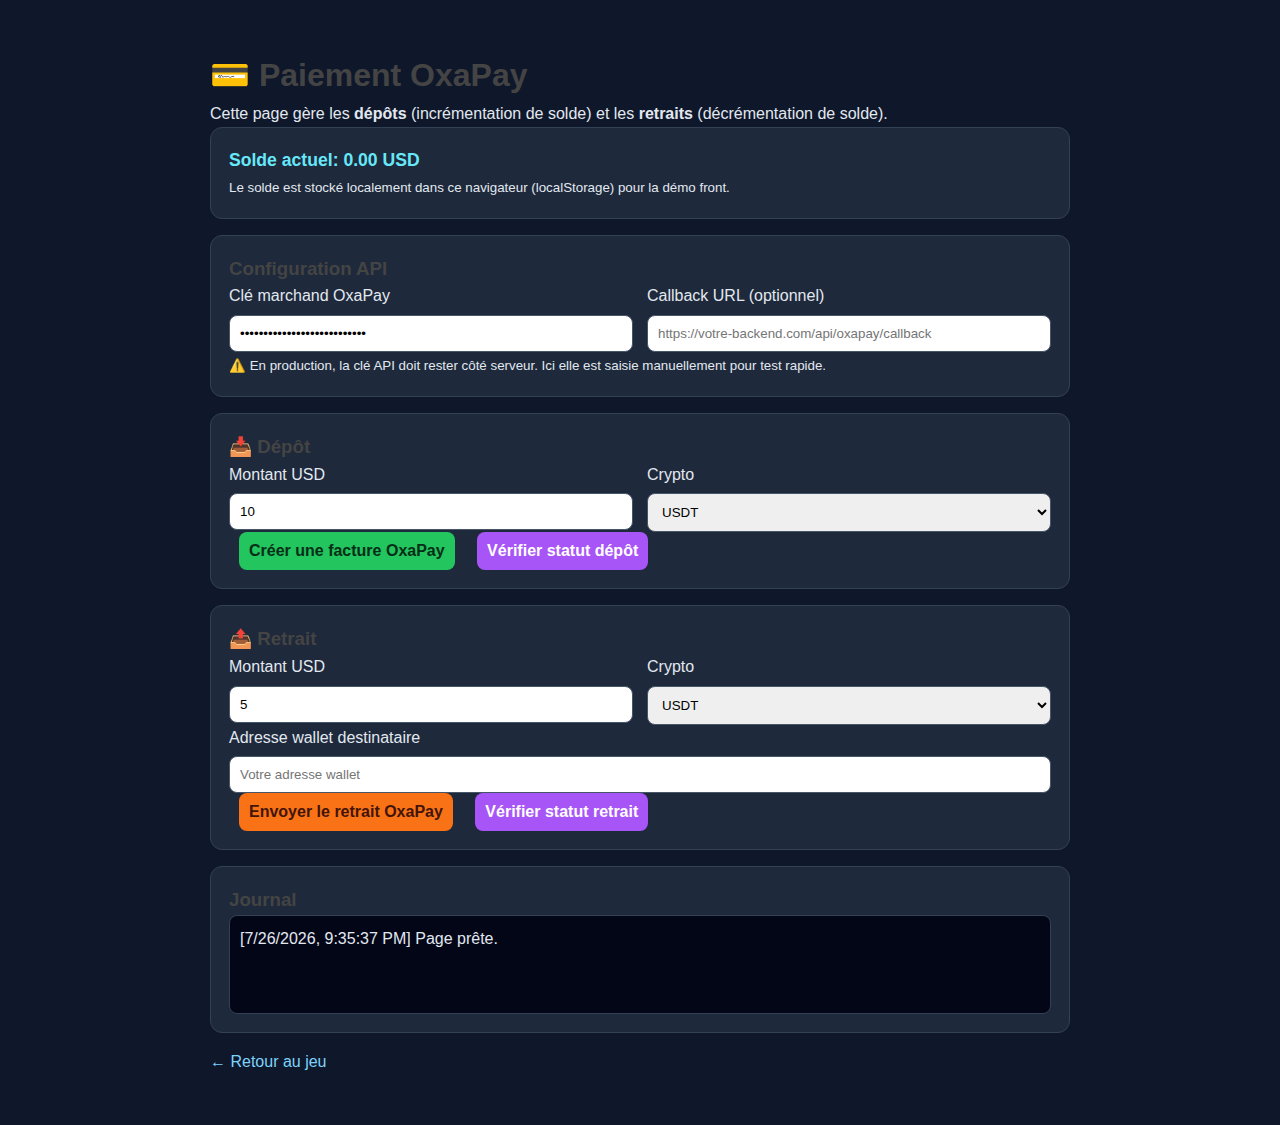
<file: public/oxapay.html>
<!DOCTYPE html>
<html lang="fr">
<head>
  <meta charset="UTF-8" />
  <meta name="viewport" content="width=device-width, initial-scale=1.0" />
  <title>Paiement OxaPay</title>
  <link rel="stylesheet" href="style.css" />
  <style>
    body { background:#0f172a; color:#e2e8f0; font-family:Arial, sans-serif; }
    .pay-wrap { max-width:900px; margin:30px auto; padding:20px; }
    .panel { background:#1e293b; border:1px solid #334155; border-radius:12px; padding:18px; margin-bottom:16px; }
    .row { display:grid; grid-template-columns:1fr 1fr; gap:14px; }
    .field { display:flex; flex-direction:column; gap:6px; }
    input, select, button { padding:10px; border-radius:8px; border:1px solid #475569; }
    button { cursor:pointer; border:none; font-weight:700; }
    .btn-deposit { background:#22c55e; color:#052e16; }
    .btn-withdraw { background:#f97316; color:#431407; }
    .log { background:#020617; border:1px solid #334155; padding:10px; border-radius:8px; min-height:80px; white-space:pre-wrap; }
    .balance { font-size:1.1rem; font-weight:700; color:#67e8f9; }
    a { color:#7dd3fc; }
  </style>
</head>
<body>
  <div class="pay-wrap">
    <h1>💳 Paiement OxaPay</h1>
    <p>Cette page gère les <strong>dépôts</strong> (incrémentation de solde) et les <strong>retraits</strong> (décrémentation de solde).</p>

    <div class="panel">
      <div class="balance">Solde actuel: <span id="balance">0.00</span> USD</div>
      <small>Le solde est stocké localement dans ce navigateur (localStorage) pour la démo front.</small>
    </div>

    <div class="panel">
      <h3>Configuration API</h3>
      <div class="row">
        <div class="field">
          <label for="merchantKey">Clé marchand OxaPay</label>
          <input id="merchantKey" type="password" placeholder="OXAPAY_MERCHANT_API_KEY" />
        </div>
        <div class="field">
          <label for="callbackUrl">Callback URL (optionnel)</label>
          <input id="callbackUrl" type="url" placeholder="https://votre-backend.com/api/oxapay/callback" />
        </div>
      </div>
      <small>⚠️ En production, la clé API doit rester côté serveur. Ici elle est saisie manuellement pour test rapide.</small>
    </div>

    <div class="panel" id="deposit-section">
      <h3>📥 Dépôt</h3>
      <div class="row">
        <div class="field">
          <label for="depositAmount">Montant USD</label>
          <input id="depositAmount" type="number" min="1" step="0.01" value="10" />
        </div>
        <div class="field">
          <label for="depositCurrency">Crypto</label>
          <select id="depositCurrency">
            <option value="USDT">USDT</option>
            <option value="TRX">TRX</option>
            <option value="BTC">BTC</option>
            <option value="ETH">ETH</option>
          </select>
        </div>
      </div>
      <button class="btn-deposit" id="btnDeposit">Créer une facture OxaPay</button>
      <button id="btnCheckDeposit" style="margin-left:8px;">Vérifier statut dépôt</button>
      <p id="depositResult"></p>
    </div>

    <div class="panel" id="withdraw-section">
      <h3>📤 Retrait</h3>
      <div class="row">
        <div class="field">
          <label for="withdrawAmount">Montant USD</label>
          <input id="withdrawAmount" type="number" min="1" step="0.01" value="5" />
        </div>
        <div class="field">
          <label for="withdrawCurrency">Crypto</label>
          <select id="withdrawCurrency">
            <option value="USDT">USDT</option>
            <option value="TRX">TRX</option>
            <option value="BTC">BTC</option>
            <option value="ETH">ETH</option>
          </select>
        </div>
      </div>
      <div class="field">
        <label for="withdrawAddress">Adresse wallet destinataire</label>
        <input id="withdrawAddress" type="text" placeholder="Votre adresse wallet" />
      </div>
      <button class="btn-withdraw" id="btnWithdraw">Envoyer le retrait OxaPay</button>
      <button id="btnCheckWithdraw" style="margin-left:8px;">Vérifier statut retrait</button>
      <p id="withdrawResult"></p>
    </div>

    <div class="panel">
      <h3>Journal</h3>
      <div class="log" id="log"></div>
    </div>

    <p><a href="GhostR.html">← Retour au jeu</a></p>
  </div>

  <script src="js/oxapay-payments.js"></script>
</body>
</html>
</file>
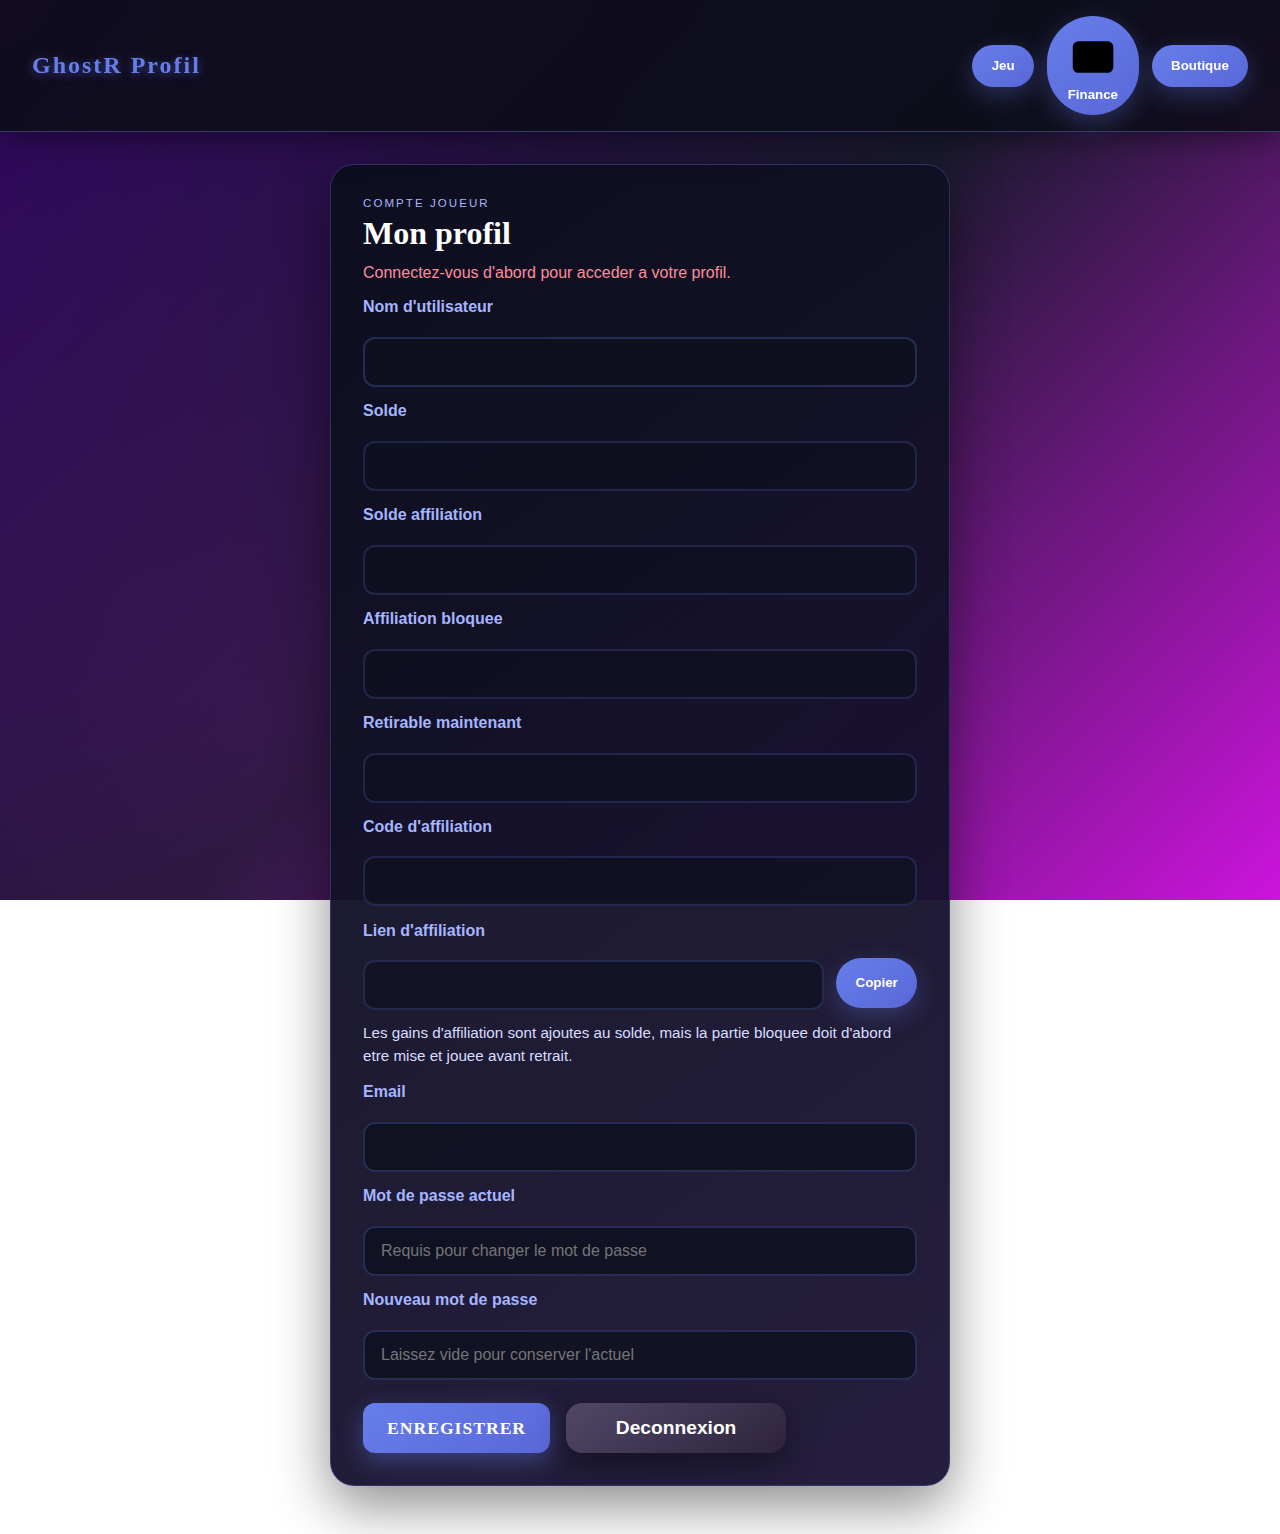
<file: public/profile.html>
<!DOCTYPE html>
<html lang="fr">
<head>
   <meta charset="UTF-8">
   <meta name="viewport" content="width=device-width, initial-scale=1.0">
   <meta name="ghostr-api-base-url" content="https://egback-1.onrender.com">
   <title>GhostR - Profil</title>
   <link rel="stylesheet" href="GhostR.css">
   <link rel="stylesheet" href="profile.css">
</head>
<body>
   <header>
      <h4>GhostR Profil</h4>
      <div class="header-actions">
         <button class="header-btn" type="button" onclick="location.href='GhostR.html'">Jeu</button>
         <button class="header-btn header-icon-btn finance-btn" type="button" onclick="location.href='transac.html'" aria-label="Finance" title="Finance">
            <svg viewBox="0 0 24 24" aria-hidden="true" focusable="false">
               <path d="M3 7.5A2.5 2.5 0 0 1 5.5 5h13A2.5 2.5 0 0 1 21 7.5v9A2.5 2.5 0 0 1 18.5 19h-13A2.5 2.5 0 0 1 3 16.5v-9Z"></path>
               <path d="M3 9h18"></path>
               <path d="M7 14.5h4"></path>
               <path d="M16.5 15.5a1.5 1.5 0 1 0 0-3 1.5 1.5 0 0 0 0 3Z"></path>
            </svg>
            <span class="sr-only">Finance</span>
         </button>
         <button class="header-btn" type="button" onclick="location.href='abonnement.html'">Boutique</button>
      </div>
   </header>

   <main class="profile-page">
      <section class="profile-card">
         <p class="profile-page-kicker">Compte joueur</p>
         <h1>Mon profil</h1>
         <p class="profile-page-status" id="profile-status">Chargement du compte...</p>

         <form id="profile-form" class="profile-page-form" autocomplete="on">
            <label for="profile-username">Nom d'utilisateur</label>
            <input type="text" id="profile-username" name="username" minlength="3" autocomplete="username" required>

            <label for="profile-balance">Solde</label>
            <input type="text" id="profile-balance" name="account_balance" readonly>

            <label for="profile-affiliate-total">Solde affiliation</label>
            <input type="text" id="profile-affiliate-total" name="affiliate_total" readonly>

            <label for="profile-affiliate-locked">Affiliation bloquee</label>
            <input type="text" id="profile-affiliate-locked" name="affiliate_locked" readonly>

            <label for="profile-affiliate-withdrawable">Retirable maintenant</label>
            <input type="text" id="profile-affiliate-withdrawable" name="affiliate_withdrawable" readonly>

            <label for="profile-referral-code">Code d'affiliation</label>
            <input type="text" id="profile-referral-code" name="referral_code" readonly>

            <label for="profile-referral-link">Lien d'affiliation</label>
            <div class="profile-inline-action">
               <input type="text" id="profile-referral-link" name="referral_link" readonly>
               <button class="header-btn profile-copy-btn" type="button" id="profile-copy-link">Copier</button>
            </div>

            <p class="profile-affiliate-note" id="profile-affiliate-note">
               Les gains d'affiliation sont ajoutes au solde, mais la partie bloquee doit d'abord etre mise et jouee avant retrait.
            </p>

            <label for="profile-email">Email</label>
            <input type="email" id="profile-email" name="email" autocomplete="email" required>

            <label for="profile-current-password">Mot de passe actuel</label>
            <input type="password" id="profile-current-password" name="current_password" autocomplete="current-password" placeholder="Requis pour changer le mot de passe">

            <label for="profile-new-password">Nouveau mot de passe</label>
            <input type="password" id="profile-new-password" name="new_password" autocomplete="new-password" minlength="6" placeholder="Laissez vide pour conserver l'actuel">

            <div class="profile-page-actions">
               <button class="btn-mise" type="submit">Enregistrer</button>
               <button class="retirer profile-page-logout" type="button" id="profile-logout">Deconnexion</button>
            </div>
         </form>
      </section>
   </main>

   <script src="app-api.js"></script>
   <script src="profile.js"></script>
</body>
</html>
</file>
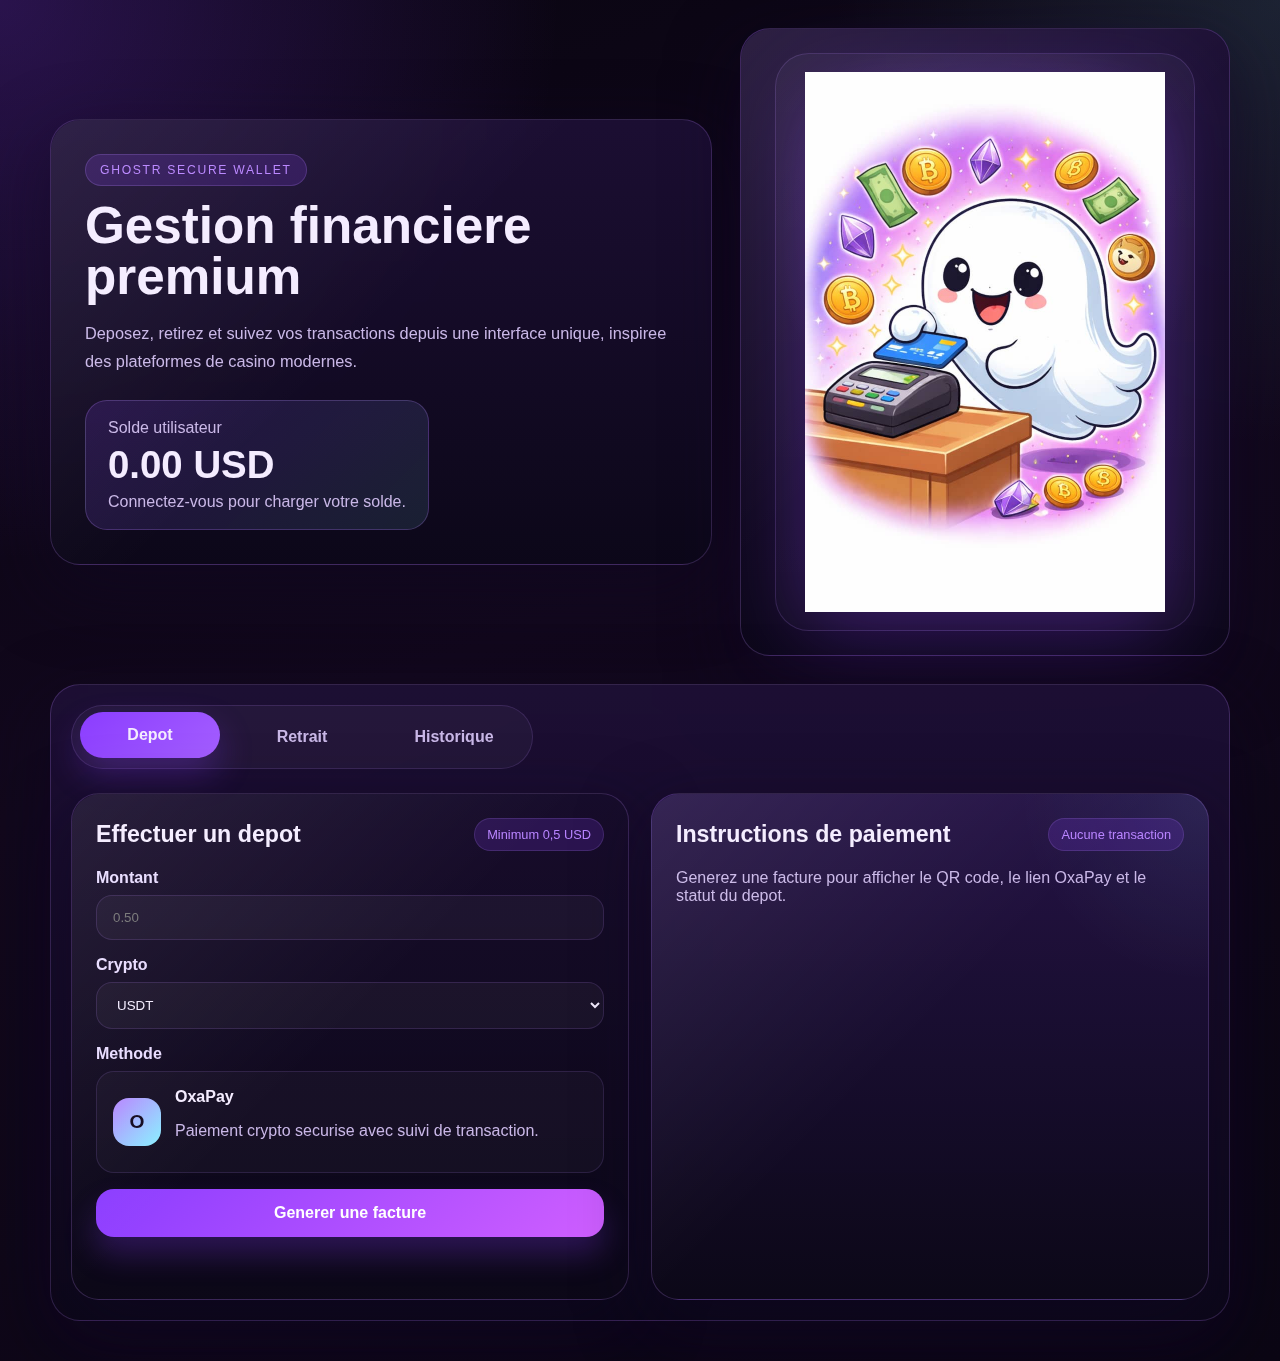
<file: public/transac.html>
<!DOCTYPE html>
<html lang="fr">
<head>
    <meta charset="UTF-8">
    <meta name="viewport" content="width=device-width, initial-scale=1.0">
    <meta name="ghostr-api-base-url" content="https://egback-1.onrender.com">
    <title>GhostR Finance</title>
    <link rel="stylesheet" href="transac.css">
</head>
<body>
    <div class="finance-shell">
        <header class="finance-hero">
            <div class="hero-copy">
                <p class="eyebrow">GhostR Secure Wallet</p>
                <h1>Gestion financiere premium</h1>
                <p class="hero-text">
                    Deposez, retirez et suivez vos transactions depuis une interface unique,
                    inspiree des plateformes de casino modernes.
                </p>

                <div class="balance-card">
                    <span class="balance-label">Solde utilisateur</span>
                    <strong id="user-balance">-- USD</strong>
                    <span class="balance-status" id="balance-status">Synchronisation...</span>
                </div>
            </div>

            <div class="hero-visual">
                <div class="ghost-frame">
                    <img src="ima/TranGhost.jpeg" alt="GhostR finance" class="hero-image" >
                </div>
            </div>
        </header>

        <main class="finance-panel">
            <div class="tab-bar" role="tablist" aria-label="Operations financieres">
                <button class="tab-button active" id="deposit-tab" data-tab="deposit" type="button">Depot</button>
                <button class="tab-button" id="withdraw-tab" data-tab="withdraw" type="button">Retrait</button>
                <button class="tab-button" id="history-tab" data-tab="history" type="button">Historique</button>
            </div>

            <section class="tab-section active" id="deposit-panel" role="tabpanel" aria-labelledby="deposit-tab">
                <div class="grid-two">
                    <div class="glass-card">
                        <div class="section-head">
                            <h2>Effectuer un depot</h2>
                            <span class="mini-badge">Minimum 0,5 USD</span>
                        </div>

                        <form id="deposit-form" class="finance-form">
                            <label>
                                <span>Montant</span>
                                <input type="number" id="deposit-amount" min="0.5" step="0.01" placeholder="0.50" required>
                            </label>

                            <label>
                                <span>Crypto</span>
                                <select id="deposit-crypto" required>
                                    <option value="USDT">USDT</option>
                                    <option value="TRX">TRX</option>
                                    <option value="BTC">BTC</option>
                                    <option value="ETH">ETH</option>
                                    <option value="BNB">BNB</option>
                                </select>
                            </label>

                            <label>
                                <span>Methode</span>
                                <div class="method-card">
                                    <div class="method-icon">O</div>
                                    <div>
                                        <strong>OxaPay</strong>
                                        <p>Paiement crypto securise avec suivi de transaction.</p>
                                    </div>
                                </div>
                            </label>

                            <button class="primary-btn" type="submit">Generer une facture</button>
                        </form>

                        <p class="feedback" id="deposit-feedback"></p>
                    </div>

                    <div class="glass-card accent-card">
                        <div class="section-head">
                            <h2>Instructions de paiement</h2>
                            <span class="mini-badge" id="deposit-transaction-status">Aucune transaction</span>
                        </div>

                        <div class="payment-instructions" id="payment-details">
                            <div class="instruction-placeholder">
                                <p>Generez une facture pour afficher le QR code, le lien OxaPay et le statut du depot.</p>
                            </div>
                        </div>
                    </div>
                </div>
            </section>

            <section class="tab-section" id="withdraw-panel" role="tabpanel" aria-labelledby="withdraw-tab">
                <div class="grid-two">
                    <div class="glass-card">
                        <div class="section-head">
                            <h2>Effectuer un retrait</h2>
                            <span class="mini-badge">Rapide et securise</span>
                        </div>

                        <div class="withdraw-intro">
                            <div class="mini-stat">
                                <strong>Crypto</strong>
                                <span>USDT TRC20</span>
                            </div>
                            <div class="mini-stat">
                                <strong>Minimum</strong>
                                <span>0,5 USD</span>
                            </div>
                            <div class="mini-stat">
                                <strong>Etapes</strong>
                                <span>Montant, adresse, validation</span>
                            </div>
                        </div>

                        <form id="withdraw-form" class="finance-form" autocomplete="off">
                            <div class="form-row">
                                <label>
                                    <span>Montant</span>
                                    <input type="text" inputmode="decimal" id="withdraw-amount" placeholder="0.50" required>
                                </label>

                                <label>
                                    <span>Reseau</span>
                                    <select id="withdraw-crypto" required>
                                        <option value="USDT">USDT (TRC20)</option>
                                    </select>
                                </label>
                            </div>

                            <div class="quick-actions">
                                <button class="secondary-btn" type="button" id="withdraw-min-btn">Minimum</button>
                                <button class="secondary-btn" type="button" id="withdraw-max-btn">Max solde</button>
                                <button class="secondary-btn" type="button" id="withdraw-paste-btn">Coller l'adresse</button>
                            </div>

                            <label>
                                <span>Adresse de reception</span>
                                <input type="text" id="withdraw-wallet-address" name="withdraw_wallet_address" placeholder="Collez votre adresse wallet" autocomplete="off" data-form-type="other" data-lpignore="true" autocapitalize="off" autocorrect="off" spellcheck="false" required>
                            </label>

                            <div class="address-hint" id="withdraw-address-hint">
                                Utilisez uniquement une adresse compatible avec la crypto selectionnee.
                            </div>

                            <div class="warning-note">
                                <strong>Avant d'envoyer</strong>
                                <p>Utilisez votre propre wallet compatible avec la crypto choisie et verifiez l'adresse une seule fois avant validation.</p>
                            </div>

                            <label>
                                <span>Email du compte</span>
                                <input type="email" id="withdraw-email" placeholder="vous@exemple.com" autocomplete="username" required>
                            </label>

                            <label>
                                <span>Mot de passe de validation</span>
                                <input type="password" id="withdraw-password" placeholder="Confirmez votre mot de passe" required>
                            </label>

                            <button class="primary-btn" type="submit">Confirmer le retrait</button>
                        </form>

                        <p class="feedback" id="withdraw-feedback"></p>
                    </div>

                    <div class="glass-card security-card">
                        <div class="section-head">
                            <h2>Suivi du retrait</h2>
                            <span class="mini-badge">Temps reel</span>
                        </div>

                        <div class="withdraw-steps">
                            <div class="step-chip">1. Saisir le montant</div>
                            <div class="step-chip">2. Choisir la crypto et coller l'adresse</div>
                            <div class="step-chip">3. Confirmer avec le mot de passe</div>
                        </div>

                        <div class="status-box" id="withdraw-status-box">
                            <strong>Etat du retrait</strong>
                            <p>En attente d'une demande utilisateur.</p>
                        </div>

                        <div class="status-box" id="withdraw-recipient-box">
                            <strong>Destinataire</strong>
                            <p>Adresse crypto: --</p>
                            <p>Statut de transaction: aucune demande</p>
                        </div>
                    </div>
                </div>
            </section>

            <section class="tab-section" id="history-panel" role="tabpanel" aria-labelledby="history-tab">
                <div class="glass-card history-card">
                    <div class="section-head history-head">
                        <div>
                            <h2>Historique des transactions</h2>
                            <p>Depots, retraits, achats et activite de jeu sont regroupes ici.</p>
                        </div>
                        <div class="history-actions">
                            <select id="history-filter" aria-label="Filtrer les transactions">
                                <option value="">Toutes</option>
                                <option value="deposit">Depots</option>
                                <option value="withdraw">Retraits</option>
                                <option value="power_purchase">Achats pouvoirs</option>
                                <option value="game_bet">Mises</option>
                                <option value="game_cashout">Gains</option>
                                <option value="affiliate_credit">Affiliation</option>
                            </select>
                            <button class="secondary-btn" type="button" id="history-refresh-btn">Actualiser</button>
                        </div>
                    </div>

                    <div class="history-summary">
                        <div class="mini-stat">
                            <strong id="history-total-count">--</strong>
                            <span>Transactions</span>
                        </div>
                        <div class="mini-stat">
                            <strong id="history-last-status">--</strong>
                            <span>Dernier statut</span>
                        </div>
                        <div class="mini-stat">
                            <strong id="history-last-amount">-- USD</strong>
                            <span>Dernier montant</span>
                        </div>
                    </div>

                    <div class="transaction-list" id="transaction-list">
                        <div class="history-empty">Chargement de l'historique...</div>
                    </div>

                    <p class="feedback" id="history-feedback"></p>
                </div>
            </section>
        </main>
    </div>

    <script src="app-api.js"></script>
    <script src="transac.js"></script>
</body>
</html>
</file>
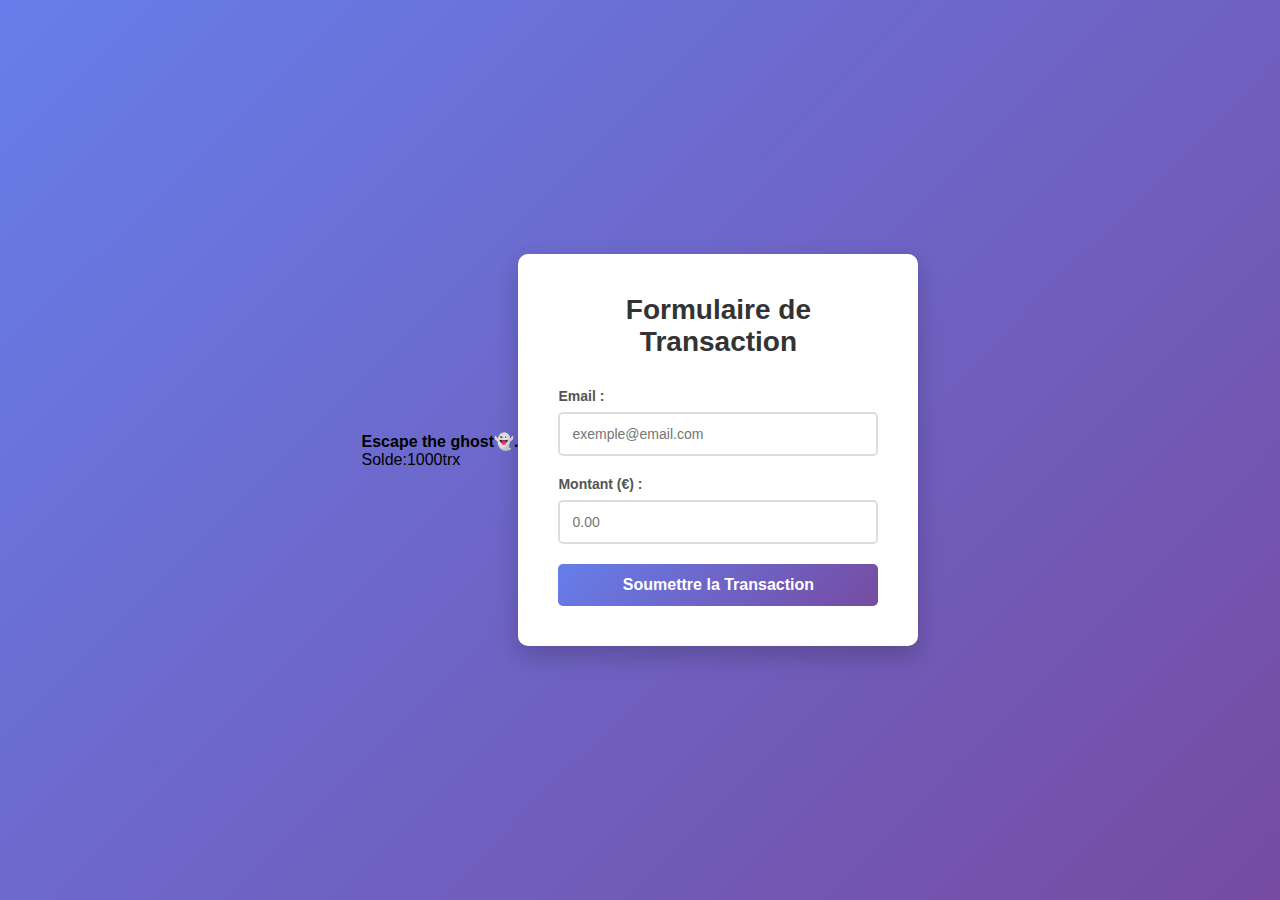
<file: public/transation.html>
<!DOCTYPE html>
<html lang="fr">
<head>
    <meta charset="UTF-8">
    <meta name="viewport" content="width=device-width, initial-scale=1.0">
    <title>Formulaire de Transaction</title>
    <style>
        * {
            margin: 0;
            padding: 0;
            box-sizing: border-box;
        }

        body {
            font-family: 'Arial', sans-serif;
            background: linear-gradient(135deg, #667eea 0%, #764ba2 100%);
            min-height: 100vh;
            display: flex;
            justify-content: center;
            align-items: center;
        }

        .container {
            background: white;
            padding: 40px;
            border-radius: 10px;
            box-shadow: 0 10px 25px rgba(0, 0, 0, 0.2);
            width: 100%;
            max-width: 400px;
        }

        h1 {
            text-align: center;
            color: #333;
            margin-bottom: 30px;
            font-size: 28px;
        }

        .form-group {
            margin-bottom: 20px;
        }

        label {
            display: block;
            margin-bottom: 8px;
            color: #555;
            font-weight: bold;
            font-size: 14px;
        }

        input[type="email"],
        input[type="number"] {
            width: 100%;
            padding: 12px;
            border: 2px solid #ddd;
            border-radius: 5px;
            font-size: 14px;
            transition: border-color 0.3s;
        }

        input[type="email"]:focus,
        input[type="number"]:focus {
            outline: none;
            border-color: #667eea;
        }

        button {
            width: 100%;
            padding: 12px;
            background: linear-gradient(135deg, #667eea 0%, #764ba2 100%);
            color: white;
            border: none;
            border-radius: 5px;
            font-size: 16px;
            font-weight: bold;
            cursor: pointer;
            transition: transform 0.2s;
        }

        button:hover {
            transform: translateY(-2px);
        }

        button:active {
            transform: translateY(0);
        }
    </style>
</head>
<body>
     <header>
      <h4>Escape the ghost👻. </h4>
      <div class="solde" id="Solde" >Solde:<span>1000</span>trx</div> 
   </header>
    <div class="container">
        <h1>Formulaire de Transaction</h1>
        <form id="transactionForm">
    <div class="form-group">
        <label for="email">Email :</label>
        <input type="email" id="email" name="email" placeholder="exemple@email.com" required>
    </div>

    <div class="form-group">
        <label for="montant">Montant (€) :</label>
        <input type="number" id="montant" name="montant" placeholder="0.00" min="0" step="0.01" required>
    </div>

    <button type="submit">Soumettre la Transaction</button>
</form>

<script>
const form = document.getElementById('transactionForm');

form.addEventListener('submit', async (e) => {
    e.preventDefault();

    const email = document.getElementById('email').value;
    const montant = parseFloat(document.getElementById('montant').value);

    const response = await fetch('/api/transaction', {
        method: 'POST',
        headers: {
            'Content-Type': 'application/json'
        },
        body: JSON.stringify({ email, montant })
    });

    const result = await response.json();

    if(result.payment_url) {
        // Redirige le client vers le paiement
        window.location.href = result.payment_url;
    } else {
        alert('Erreur lors de la création de la transaction.');
    }
});
</script>
<script>
async function syncBalance() {
    const email = localStorage.getItem('email'); // ou via session

    if (!email) return;

    const res = await fetch(`/api/balance?email=${email}`);
    const data = await res.json();

    document.querySelectorAll('[data-balance]').forEach(el => {
        el.textContent = data.balance.toFixed(2) + ' TRX';
    });
}

syncBalance();
</script>

    </div>
</body>
</html>
</file>
<file: public/powerBay-violet.css>
* {
  margin: 0;
  padding: 0;
  box-sizing: border-box;
}

:root {
  --bg-top: #150922;
  --bg-bottom: #3c1164;
  --surface: rgba(12, 16, 34, 0.78);
  --surface-soft: rgba(255, 255, 255, 0.08);
  --line: rgba(255, 255, 255, 0.12);
  --text: #f3f5ff;
  --muted: #c4c9f2;
  --accent: #c084fc;
  --accent-strong: #e9d5ff;
  --shadow: 0 24px 60px rgba(0, 0, 0, 0.34);
}

body {
  font-family: "Trebuchet MS", "Segoe UI", sans-serif;
  min-height: 100vh;
  color: var(--text);
  background:
    radial-gradient(circle at top left, rgba(192, 132, 252, 0.22), transparent 28%),
    radial-gradient(circle at 82% 18%, rgba(244, 114, 182, 0.16), transparent 22%),
    linear-gradient(145deg, var(--bg-top), var(--bg-bottom) 55%, #5e1f8b);
  overflow-x: hidden;
}

body::before {
  content: "";
  position: fixed;
  inset: 0;
  pointer-events: none;
  background-image:
    linear-gradient(rgba(255, 255, 255, 0.025) 1px, transparent 1px),
    linear-gradient(90deg, rgba(255, 255, 255, 0.025) 1px, transparent 1px);
  background-size: 32px 32px;
  opacity: 0.28;
}

.shop-header {
  position: sticky;
  top: 0;
  z-index: 30;
  display: flex;
  align-items: center;
  justify-content: space-between;
  gap: 18px;
  padding: 16px 22px;
  background: rgba(10, 14, 28, 0.82);
  backdrop-filter: blur(16px);
  border-bottom: 1px solid rgba(255, 255, 255, 0.08);
  box-shadow: 0 8px 30px rgba(0, 0, 0, 0.22);
}

.brand {
  display: inline-flex;
  align-items: center;
  gap: 12px;
  text-decoration: none;
  color: inherit;
}

.brand-mark {
  width: 48px;
  height: 48px;
  border-radius: 16px;
  background:
    linear-gradient(145deg, rgba(255, 255, 255, 0.18), rgba(255, 255, 255, 0.04)),
    #160d2f url("ima/logoG.jpeg") center/cover;
  box-shadow: 0 12px 28px rgba(124, 58, 237, 0.28);
}

.brand-copy {
  display: grid;
}

.brand-copy strong {
  font-size: 1.08rem;
  letter-spacing: 0.03em;
}

.brand-copy small {
  color: var(--muted);
  font-size: 0.8rem;
}

.shop-nav {
  display: flex;
  align-items: center;
  gap: 10px;
  flex-wrap: wrap;
}

.nav-link {
  min-height: 40px;
  padding: 0 16px;
  display: inline-flex;
  align-items: center;
  justify-content: center;
  border-radius: 999px;
  text-decoration: none;
  color: var(--text);
  background: rgba(255, 255, 255, 0.08);
  border: 1px solid var(--line);
  font-weight: 700;
  transition: transform 0.2s ease, background 0.2s ease, border-color 0.2s ease;
}

.nav-link:hover {
  transform: translateY(-2px);
  background: rgba(255, 255, 255, 0.12);
  border-color: rgba(192, 132, 252, 0.45);
}

.shop-page {
  width: min(1220px, calc(100% - 28px));
  margin: 0 auto;
  padding: 24px 0 40px;
}

.shop-hero {
  display: grid;
  grid-template-columns: minmax(0, 1.15fr) minmax(300px, 0.85fr);
  gap: 22px;
  align-items: stretch;
  margin-bottom: 18px;
}

.shop-hero-copy,
.shop-hero-visual,
.shop-auth-panel,
.summary-card,
.power-option {
  border: 1px solid var(--line);
  border-radius: 26px;
  background: var(--surface);
  backdrop-filter: blur(16px);
  box-shadow: var(--shadow);
}

.shop-hero-copy {
  padding: 30px;
}

.eyebrow {
  display: inline-flex;
  align-items: center;
  gap: 8px;
  margin-bottom: 16px;
  padding: 8px 14px;
  border-radius: 999px;
  background: rgba(192, 132, 252, 0.14);
  color: var(--accent);
  font-size: 0.8rem;
  font-weight: 700;
  letter-spacing: 0.06em;
  text-transform: uppercase;
}

.shop-hero-copy h1 {
  font-size: clamp(2rem, 4vw, 4rem);
  line-height: 0.98;
  margin-bottom: 14px;
}

.hero-text {
  color: var(--muted);
  line-height: 1.75;
  font-size: 1rem;
  max-width: 58ch;
  margin-bottom: 22px;
}

.shop-auth-panel {
  display: flex;
  align-items: center;
  justify-content: space-between;
  gap: 16px;
  padding: 18px 20px;
  background:
    linear-gradient(145deg, rgba(255, 255, 255, 0.08), rgba(192, 132, 252, 0.08));
}

.session-copy {
  display: grid;
  gap: 6px;
}

.shop-auth-panel h2 {
  font-size: 1.1rem;
}

#auth-status {
  color: var(--muted);
}

#wallet-balance {
  color: #fff;
  font-size: 1.02rem;
  font-weight: 700;
  white-space: nowrap;
}

.shop-hero-visual {
  padding: 22px;
  display: grid;
  gap: 16px;
  align-content: start;
}

.hero-image-link {
  display: block;
  text-decoration: none;
}

.imgAb {
  display: block;
  width: 100%;
  min-height: 280px;
  border-radius: 22px;
  object-fit: cover;
  box-shadow: 0 18px 34px rgba(0, 0, 0, 0.2);
}

.hero-note {
  padding: 16px 18px;
  border-radius: 18px;
  background: rgba(255, 255, 255, 0.06);
  border: 1px solid rgba(255, 255, 255, 0.08);
  color: var(--muted);
  line-height: 1.6;
}

.hero-note strong {
  display: block;
  color: #fff;
  margin-bottom: 4px;
}

.shop-summary {
  display: grid;
  grid-template-columns: repeat(3, minmax(0, 1fr));
  gap: 16px;
  margin-bottom: 18px;
}

.summary-card {
  padding: 18px 20px;
  background:
    linear-gradient(145deg, rgba(255, 255, 255, 0.08), rgba(255, 255, 255, 0.03));
}

.summary-card strong {
  display: block;
  margin-bottom: 6px;
  font-size: 1.05rem;
}

.summary-card span {
  color: var(--muted);
  line-height: 1.55;
}

.shop-grid {
  display: grid;
  grid-template-columns: repeat(auto-fit, minmax(240px, 1fr));
  gap: 18px;
}

.power-option {
  position: relative;
  padding: 24px 22px;
  overflow: hidden;
  transition: transform 0.22s ease, border-color 0.22s ease, box-shadow 0.22s ease;
}

.power-option:hover {
  transform: translateY(-4px);
  border-color: rgba(192, 132, 252, 0.4);
  box-shadow: 0 24px 50px rgba(0, 0, 0, 0.28);
}

.power-option::before {
  content: "";
  position: absolute;
  inset: 0 0 auto 0;
  height: 5px;
  background: linear-gradient(90deg, transparent, rgba(255, 255, 255, 0.4), transparent);
  opacity: 0.6;
}

.Gel::before { background-color: #22d3ee; }
.Bouclier::before { background-color: #94a3b8; }
.SecondeChance::before { background-color: #34d399; }
.Vision::before { background-color: #fbbf24; }

.power-icon {
  width: 58px;
  height: 58px;
  margin-bottom: 14px;
  display: inline-flex;
  align-items: center;
  justify-content: center;
  border-radius: 18px;
  background: rgba(255, 255, 255, 0.08);
  border: 1px solid rgba(255, 255, 255, 0.08);
  font-size: 1.5rem;
  color: var(--accent-strong);
}

.power-option strong {
  display: block;
  font-size: 1.42rem;
  margin-bottom: 10px;
  color: #fff;
}

.power-option p {
  color: var(--muted);
  margin-bottom: 14px;
  line-height: 1.65;
}

.price-line strong {
  color: var(--accent-strong);
}

.cta-stack {
  display: grid;
  gap: 10px;
  margin-top: 16px;
}

.achat {
  width: 100%;
  min-height: 48px;
  border: none;
  border-radius: 16px;
  cursor: pointer;
  font-size: 0.95rem;
  font-weight: 700;
  color: #150922;
  background: linear-gradient(135deg, #d8b4fe, #f5e7ff);
  box-shadow: 0 14px 24px rgba(192, 132, 252, 0.22);
  transition: transform 0.2s ease, box-shadow 0.2s ease, opacity 0.2s ease;
  position: relative;
  overflow: hidden;
}

.achat::before {
  content: '';
  position: absolute;
  top: 0;
  left: -100%;
  width: 100%;
  height: 100%;
  background: linear-gradient(90deg, transparent, rgba(255, 255, 255, 0.3), transparent);
  transition: left 0.5s;
}

.achat:hover::before {
  left: 100%;
}

.ghost-cta {
  color: var(--text);
  background: rgba(255, 255, 255, 0.08);
  border: 1px solid rgba(255, 255, 255, 0.12);
  box-shadow: none;
}

.achat:hover {
  transform: translateY(-2px);
  box-shadow: 0 18px 28px rgba(192, 132, 252, 0.28);
}

.ghost-cta:hover {
  box-shadow: none;
  background: rgba(255, 255, 255, 0.12);
}

.power-stock {
  margin-top: 14px;
  margin-bottom: 0;
  font-weight: 700;
  color: #fff;
}

@media (max-width: 980px) {
  .shop-hero {
    grid-template-columns: 1fr;
  }

  .shop-summary {
    grid-template-columns: 1fr;
  }
}

@media (max-width: 720px) {
  .shop-header {
    flex-direction: column;
    align-items: stretch;
    padding: 14px;
  }

  .shop-nav {
    display: grid;
    grid-template-columns: repeat(3, minmax(0, 1fr));
  }

  .nav-link {
    min-height: 38px;
    padding: 0 10px;
    font-size: 0.82rem;
  }

  .shop-page {
    width: calc(100% - 16px);
    padding: 14px 0 26px;
  }

  .shop-hero-copy,
  .shop-hero-visual,
  .shop-auth-panel,
  .summary-card,
  .power-option {
    border-radius: 20px;
  }

  .shop-hero-copy {
    padding: 20px;
  }

  .shop-hero-copy h1 {
    font-size: 2.2rem;
  }

  .hero-text {
    font-size: 0.94rem;
  }

  .shop-auth-panel {
    flex-direction: column;
    align-items: flex-start;
    padding: 16px;
  }

  #wallet-balance {
    white-space: normal;
  }

  .shop-hero-visual {
    padding: 16px;
  }

  .imgAb {
    min-height: 220px;
  }

  .shop-grid {
    grid-template-columns: 1fr;
    gap: 14px;
  }

  .power-option {
    padding: 20px 18px;
  }

  .power-option strong {
    font-size: 1.25rem;
  }

  .power-option p {
    font-size: 0.92rem;
  }

  .achat {
    min-height: 46px;
    font-size: 0.9rem;
  }
}

@media (max-width: 420px) {
  .brand {
    gap: 10px;
  }

  .brand-mark {
    width: 42px;
    height: 42px;
    border-radius: 14px;
  }

  .brand-copy strong {
    font-size: 0.96rem;
  }

  .brand-copy small {
    font-size: 0.74rem;
  }

  .shop-nav {
    gap: 8px;
  }

  .shop-hero-copy {
    padding: 16px;
  }

  .shop-hero-copy h1 {
    font-size: 1.8rem;
  }

  .eyebrow {
    font-size: 0.72rem;
  }

  .imgAb {
    min-height: 180px;
  }

  .summary-card,
  .power-option,
  .shop-auth-panel {
    padding: 14px;
  }

  .power-icon {
    width: 48px;
    height: 48px;
    border-radius: 15px;
    font-size: 1.25rem;
  }

  .power-option strong {
    font-size: 1.1rem;
  }

  .power-option p {
    font-size: 0.88rem;
  }

  .achat {
    min-height: 44px;
    font-size: 0.85rem;
  }
}
</file>
<file: public/admin.css>
:root {
  --bg: #08111c;
  --panel: rgba(10, 20, 32, 0.88);
  --line: rgba(155, 207, 255, 0.14);
  --text: #edf5ff;
  --muted: #8ea6bf;
  --accent: #31d0ff;
  --accent-soft: rgba(49, 208, 255, 0.16);
  --success: #44d88b;
  --warning: #ffbd59;
  --danger: #ff6d7b;
  --shadow: 0 24px 60px rgba(0, 0, 0, 0.35);
  --radius: 22px;
  --font: "Segoe UI", "Trebuchet MS", sans-serif;
}

* { box-sizing: border-box; }
body {
  margin: 0;
  min-height: 100vh;
  font-family: var(--font);
  background:
    radial-gradient(circle at top left, rgba(49, 208, 255, 0.18), transparent 28%),
    radial-gradient(circle at top right, rgba(255, 109, 123, 0.14), transparent 24%),
    linear-gradient(145deg, #07111b, #0c1624 42%, #091018 100%);
  color: var(--text);
}
button, input, select { font: inherit; }
input, select {
  width: 100%;
  border: 1px solid var(--line);
  border-radius: 12px;
  background: rgba(255, 255, 255, 0.03);
  color: var(--text);
  padding: 12px 14px;
}
button {
  border: 0;
  border-radius: 12px;
  padding: 12px 16px;
  background: linear-gradient(135deg, #24c2ff, #1aa9db);
  color: #04111c;
  font-weight: 700;
  cursor: pointer;
}
button:hover { filter: brightness(1.05); }
.ghost-button {
  background: rgba(255, 255, 255, 0.05);
  color: var(--text);
  border: 1px solid var(--line);
}
.ghost-button.danger { color: var(--danger); }
.hidden { display: none !important; }
.eyebrow {
  margin: 0 0 8px;
  text-transform: uppercase;
  letter-spacing: 0.16em;
  font-size: 0.72rem;
  color: var(--accent);
}
.admin-login-shell {
  min-height: 100vh;
  display: grid;
  place-items: center;
  padding: 32px 16px;
}
.admin-login-card,
.topbar,
.panel,
.stat-card,
.power-card,
.toast {
  border: 1px solid var(--line);
  border-radius: var(--radius);
  background: var(--panel);
  box-shadow: var(--shadow);
}
.admin-login-card {
  width: min(100%, 480px);
  padding: 34px;
}
.login-copy,
.form-status,
.brand-block p,
.top-stat span,
.info-line,
.empty-state { color: var(--muted); }
.error-state { color: var(--danger); }
.admin-login-form,
.stack-form,
.ghost-grid-form,
.powers-grid-form { display: grid; gap: 14px; }
.admin-login-form label,
.stack-form label,
.ghost-grid-form label,
.power-card label { display: grid; gap: 6px; }

.admin-shell {
  min-height: 100vh;
  display: grid;
  grid-template-columns: 280px minmax(0, 1fr);
}
.sidebar {
  border-right: 1px solid var(--line);
  background: rgba(6, 14, 24, 0.82);
  padding: 28px 20px;
  display: flex;
  flex-direction: column;
  gap: 28px;
}
.side-nav, .sidebar-actions, .detail-stack, .feed-list, .list-block, .chart-block, .action-cluster { display: grid; gap: 12px; }
.nav-link {
  width: 100%;
  text-align: left;
  background: transparent;
  color: var(--muted);
  border: 1px solid transparent;
}
.nav-link.active {
  background: var(--accent-soft);
  border-color: rgba(49, 208, 255, 0.24);
  color: var(--text);
}
.sidebar-actions { margin-top: auto; }

.admin-main { padding: 26px; display: grid; gap: 20px; }
.topbar {
  padding: 22px 24px;
  display: flex;
  justify-content: space-between;
  gap: 16px;
  align-items: center;
}
.topbar-right { display: flex; gap: 12px; }
.top-stat, .stat-card {
  padding: 16px 18px;
  background: rgba(255, 255, 255, 0.03);
  border-radius: 18px;
  min-width: 140px;
}
.top-stat strong, .stat-card strong {
  display: block;
  font-size: 1.35rem;
  margin-top: 6px;
}

.view { display: none; gap: 20px; }
.view.active { display: grid; }
.card-grid, .panel-grid.two { display: grid; gap: 18px; }
.card-grid { grid-template-columns: repeat(auto-fit, minmax(180px, 1fr)); }
.panel-grid.two { grid-template-columns: repeat(2, minmax(0, 1fr)); }
.panel { padding: 20px; }
.panel-head, .responsive-head {
  display: flex;
  justify-content: space-between;
  gap: 16px;
  align-items: flex-start;
  margin-bottom: 18px;
}
.inline-form { display: flex; flex-wrap: wrap; gap: 10px; }
.inline-form > * { flex: 1 1 180px; }
.inline-form input, .inline-form select { min-width: 160px; }
.table-wrap { overflow: auto; }
.admin-table { width: 100%; border-collapse: collapse; }
.admin-table th, .admin-table td {
  padding: 14px 12px;
  border-bottom: 1px solid var(--line);
  text-align: left;
  vertical-align: top;
}
.admin-table tbody tr {
  cursor: pointer;
  transition: background 0.18s ease;
}
.admin-table tbody tr:hover {
  background: rgba(49, 208, 255, 0.06);
}
.admin-table th {
  font-size: 0.8rem;
  color: var(--muted);
  text-transform: uppercase;
  letter-spacing: 0.08em;
}
.status-pill {
  display: inline-flex;
  padding: 5px 10px;
  border-radius: 999px;
  font-size: 0.78rem;
  background: rgba(255, 255, 255, 0.06);
}
.status-pill.success { color: var(--success); background: rgba(68, 216, 139, 0.15); }
.status-pill.pending { color: var(--warning); background: rgba(255, 189, 89, 0.15); }
.status-pill.danger { color: var(--danger); background: rgba(255, 109, 123, 0.15); }
.metric-line, .feed-item, .odds-item, .chart-row, .detail-card {
  padding: 14px 16px;
  border-radius: 16px;
  background: rgba(255, 255, 255, 0.03);
  border: 1px solid rgba(255, 255, 255, 0.03);
}
.metric-line, .action-row, .table-actions {
  display: flex;
  justify-content: space-between;
  gap: 12px;
  flex-wrap: wrap;
}
.chart-row, .chart-bar-stack { display: grid; gap: 8px; }
.chart-bar { height: 10px; border-radius: 999px; background: rgba(255, 255, 255, 0.06); overflow: hidden; }
.chart-bar span { display: block; height: 100%; border-radius: inherit; }
.chart-bar.players span { background: linear-gradient(90deg, #31d0ff, #91ebff); }
.chart-bar.losses span { background: linear-gradient(90deg, #ffbd59, #ffd78d); }
.chart-bar.gains span { background: linear-gradient(90deg, #ff6d7b, #ff9ca5); }
.switch-row { display: flex !important; justify-content: space-between; align-items: center; }
.ghost-grid-form { grid-template-columns: repeat(4, minmax(0, 1fr)); }
.powers-grid-form { grid-template-columns: repeat(4, minmax(0, 1fr)); align-items: start; }
.power-card { padding: 18px; }
.toast-stack {
  position: fixed;
  right: 16px;
  bottom: 16px;
  display: grid;
  gap: 10px;
  z-index: 1000;
}
.toast { padding: 14px 16px; max-width: 320px; }
.toast.success { border-color: rgba(68, 216, 139, 0.35); }
.toast.error { border-color: rgba(255, 109, 123, 0.35); }

@media (max-width: 1180px) {
  .admin-shell { grid-template-columns: 1fr; }
  .sidebar { border-right: 0; border-bottom: 1px solid var(--line); }
  .panel-grid.two, .ghost-grid-form, .powers-grid-form { grid-template-columns: 1fr 1fr; }
}

@media (max-width: 760px) {
  .admin-main { padding: 16px; }
  .topbar, .panel { padding: 16px; }
  .topbar, .panel-head, .responsive-head { flex-direction: column; }
  .topbar-right, .inline-form { width: 100%; }
  .topbar-right { flex-wrap: wrap; }
  .top-stat, .stat-card { min-width: 0; width: 100%; }
  .inline-form > * { flex-basis: 100%; }
  .inline-form input, .inline-form select { min-width: 0; }
  .panel-grid.two, .ghost-grid-form, .powers-grid-form { grid-template-columns: 1fr; }
  .admin-table th, .admin-table td { white-space: nowrap; }
  .toast-stack {
    left: 16px;
    right: 16px;
  }
  .toast { max-width: none; }
}
</file>
<file: public/GhostR.css>
* {
  margin: 0;
  padding: 0;
  box-sizing: border-box;
}

@import url('https://fonts.googleapis.com/css2?family=Playfair+Display:wght@400;700&family=Roboto+Condensed:wght@300;400;700&display=swap');

body {
  font-family: -apple-system, BlinkMacSystemFont, 'Segoe UI', Roboto, 'Roboto Condensed', sans-serif;
  background: 
    radial-gradient(circle at 20% 80%, rgba(204, 20, 220, 0.15) 0%, transparent 50%),
    linear-gradient(135deg, #330761 0%, #1a1a2e 50%, #cc14dc 100%),
    repeating-linear-gradient(
      45deg,
      transparent,
      transparent 2px,
      rgba(204, 20, 220, 0.05) 2px,
      rgba(204, 20, 220, 0.05) 4px
    );
  background-attachment: fixed;
  color: #e0e0e0;
  min-height: 100vh;
  overflow-x: hidden;
  scroll-behavior: smooth;
  text-rendering: optimizeLegibility;
  -webkit-font-smoothing: antialiased;
  -moz-osx-font-smoothing: grayscale;
}

header {
  background: rgba(13, 13, 26, 0.9);
  backdrop-filter: blur(20px);
  -webkit-backdrop-filter: blur(20px);
  border-bottom: 1px solid rgba(102, 126, 234, 0.4);
  box-shadow: 0 4px 30px rgba(0, 0, 0, 0.5);
  width: 100%;
  display: flex;
  justify-content: space-between;
  align-items: center;
  padding: 1rem 2rem;
  position: sticky;
  top: 0;
  z-index: 100;
  font-family: 'Playfair Display', serif;
}

header h4 {
  font-size: 1.5rem;
  color: #667eea;
  text-shadow: 0 2px 10px rgba(102, 126, 234, 0.5);
  letter-spacing: 2px;
}

.header-actions {
  display: flex;
  align-items: center;
  gap: 0.8rem;
  flex-wrap: wrap;
  justify-content: flex-end;
}

.header-btn {
  padding: 0.85rem 1.2rem;
  border: none;
  border-radius: 999px;
  cursor: pointer;
  font-weight: 700;
  color: #fff;
  background: linear-gradient(145deg, #667eea, #5a67d8);
  box-shadow: 0 8px 24px rgba(102, 126, 234, 0.3);
  transition: transform 0.25s ease, box-shadow 0.25s ease;
}

.header-btn:hover {
  transform: translateY(-2px);
  box-shadow: 0 12px 30px rgba(102, 126, 234, 0.45);
}

.solde {
  font-weight: 700;
  font-size: 1.3rem;
  color: #c71585;
  text-shadow: 0 0 10px rgba(199, 21, 133, 0.5);
}

.achat_logo {
  width: 60px;
  height: 60px;
  border-radius: 50%;
  overflow: hidden;
  border: 2px solid #667eea;
  box-shadow: 0 0 20px rgba(102, 126, 234, 0.4);
  transition: all 0.4s cubic-bezier(0.25, 0.46, 0.45, 0.94);
}

.achat_logo:hover {
  transform: scale(1.1) rotate(5deg);
  box-shadow: 0 0 30px rgba(102, 126, 234, 0.6);
}

.achat_logo img {
  width: 100%;
  height: 100%;
  object-fit: cover;
}

.profile-panel {
  width: min(92vw, 560px);
  margin: 1rem auto 0;
  padding: 1.5rem;
  border-radius: 22px;
  background:
    linear-gradient(145deg, rgba(12, 15, 29, 0.96), rgba(28, 20, 54, 0.96));
  border: 1px solid rgba(102, 126, 234, 0.3);
  box-shadow: 0 20px 55px rgba(0, 0, 0, 0.45);
}

.profile-panel-header {
  display: flex;
  align-items: flex-start;
  justify-content: space-between;
  gap: 1rem;
  margin-bottom: 1rem;
}

.profile-panel-header h3 {
  font-family: 'Playfair Display', serif;
  font-size: 1.6rem;
  color: #fff;
}

.profile-kicker {
  font-size: 0.72rem;
  letter-spacing: 0.18em;
  text-transform: uppercase;
  color: #a6b5ff;
  margin-bottom: 0.35rem;
}

.profile-close {
  width: 42px;
  height: 42px;
  border: none;
  border-radius: 50%;
  cursor: pointer;
  background: rgba(255, 255, 255, 0.1);
  color: #fff;
  font-size: 1.3rem;
}

.profile-status {
  margin-bottom: 1rem;
  color: #d8ddff;
  font-family: 'Roboto Condensed', sans-serif;
}

.profile-form {
  display: grid;
  gap: 0.85rem;
}

.profile-form label {
  font-family: 'Roboto Condensed', sans-serif;
  color: #a6b5ff;
  font-weight: 700;
}

.profile-form input[type="text"],
.profile-form input[type="email"],
.profile-form input[type="password"] {
  width: 100%;
  min-height: 48px;
  margin-top: 0.35rem;
  padding: 0 1rem;
  border-radius: 12px;
  border: 2px solid rgba(102, 126, 234, 0.25);
  background: rgba(14, 17, 32, 0.85);
  color: #fff;
  font-size: 1rem;
}

.profile-form input[readonly] {
  opacity: 0.8;
  cursor: not-allowed;
}

.profile-actions {
  display: flex;
  gap: 1rem;
  margin-top: 0.5rem;
  flex-wrap: wrap;
}

.profile-logout {
  margin-left: 0;
}

.cadreJeux {
  position: relative;
  min-height: 70vh;
  width: min(100%, 700px);
  max-width: 100%;
  margin: 0;
  padding: 2rem;
  border-radius: 20px;
  background: 
    radial-gradient(ellipse at center, rgba(102, 126, 234, 0.08) 0%, transparent 50%),
    radial-gradient(circle at 30% 20%, rgba(137, 1, 132, 0.05) 0%, transparent 50%),
    linear-gradient(145deg, #0f0f1a 0%, #1a1a2e 100%);
  border: 2px solid rgba(102, 126, 234, 0.4);
  box-shadow: 
    0 20px 60px rgba(0, 0, 0, 0.7),
    inset 0 0 50px rgba(102, 126, 234, 0.05);
  overflow: hidden;
}

.game-shell {
  position: relative;
  z-index: 1;
  display: grid;
  gap: 1.4rem;
  width: 100%;
}

.game-head,
.panel-heading {
  display: flex;
  justify-content: space-between;
  align-items: flex-start;
  gap: 1rem;
}

.panel-heading-compact {
  justify-content: center;
  text-align: center;
}

.panel-heading-compact > div {
  width: 100%;
}

.game-kicker {
  margin: 0 0 0.35rem;
  font-size: 0.72rem;
  letter-spacing: 0.18em;
  text-transform: uppercase;
  color: #a6b5ff;
}

.game-head h1,
.panel-heading h2 {
  margin: 0;
  color: #fff;
  font-family: 'Playfair Display', serif;
}

.game-head h1 {
  font-size: clamp(1.5rem, 2.2vw, 2rem);
}

.panel-heading h2 {
  font-size: 1.15rem;
}

.power-status {
  max-width: 240px;
  min-height: 1.2rem;
  margin: 0;
  color: #d8ddff;
  font-size: 0.85rem;
  line-height: 1.4;
  text-align: right;
}

.game-stage,
.game-powers-panel,
.commandes {
  position: relative;
  z-index: 1;
}

.interface {
  width: min(1480px, calc(100% - 2rem));
  margin: 2rem auto 3rem;
  display: grid;
  grid-template-columns: minmax(730px, 1.72fr) minmax(230px, 0.5fr);
  gap: 1rem;
  align-items: start;
}

.world-panel {
  display: grid;
  gap: 1rem;
}

.world-card,
.historique {
  border-radius: 22px;
  background: linear-gradient(145deg, rgba(12, 15, 29, 0.94), rgba(28, 20, 54, 0.92));
  border: 1px solid rgba(102, 126, 234, 0.24);
  box-shadow: 0 20px 55px rgba(0, 0, 0, 0.35);
  padding: 0.95rem;
}

.world-card-head {
  display: flex;
  justify-content: space-between;
  align-items: baseline;
  gap: 1rem;
  margin-bottom: 0.9rem;
}

.world-card-head h3 {
  font-family: 'Playfair Display', serif;
  color: #fff;
  font-size: 1.08rem;
}

.world-card-head span {
  color: #a6b5ff;
  font-size: 0.75rem;
}

.world-feed,
.world-chat-messages {
  display: grid;
  gap: 0.55rem;
  max-height: 220px;
  overflow-y: auto;
  padding-right: 0.2rem;
}

.world-feed-item,
.world-chat-item {
  padding: 0.7rem 0.8rem;
  border-radius: 14px;
  background: rgba(255, 255, 255, 0.05);
  border: 1px solid rgba(255, 255, 255, 0.08);
}

.world-chat-card {
  position: relative;
  overflow: hidden;
  background:
    radial-gradient(circle at top right, rgba(199, 21, 133, 0.18), transparent 32%),
    linear-gradient(145deg, rgba(15, 18, 34, 0.96), rgba(33, 18, 60, 0.94));
  border-color: rgba(199, 21, 133, 0.2);
}

.world-chat-card::before {
  content: '';
  position: absolute;
  inset: 0;
  pointer-events: none;
  background:
    linear-gradient(180deg, rgba(255, 255, 255, 0.03), transparent 24%),
    radial-gradient(circle at 15% 20%, rgba(125, 211, 252, 0.08), transparent 22%);
}

.world-chat-card .world-card-head {
  position: relative;
  z-index: 1;
  margin-bottom: 0.8rem;
  padding-bottom: 0.8rem;
  border-bottom: 1px solid rgba(255, 255, 255, 0.08);
}

.world-chat-card .world-card-head h3 {
  color: #ffd9f1;
}

.world-chat-card .world-card-head span {
  color: #c9b8ff;
}

.world-chat-messages {
  position: relative;
  z-index: 1;
  padding: 0.3rem 0.25rem 0.3rem 0;
  max-height: 280px;
  border-radius: 18px;
  background: rgba(7, 10, 22, 0.42);
  border: 1px solid rgba(255, 255, 255, 0.05);
}

.world-chat-item {
  position: relative;
  margin-right: 0.3rem;
  padding: 0.85rem 0.9rem;
  border-radius: 18px 18px 18px 8px;
  background:
    linear-gradient(145deg, rgba(255, 255, 255, 0.08), rgba(102, 126, 234, 0.08));
  border: 1px solid rgba(145, 158, 255, 0.18);
  box-shadow:
    0 10px 24px rgba(0, 0, 0, 0.16),
    inset 0 1px 0 rgba(255, 255, 255, 0.04);
  transition: transform 0.22s ease, border-color 0.22s ease, background 0.22s ease;
}

.world-chat-item:hover {
  transform: translateY(-2px);
  border-color: rgba(199, 21, 133, 0.28);
  background:
    linear-gradient(145deg, rgba(255, 255, 255, 0.1), rgba(199, 21, 133, 0.12));
}

.world-feed-top,
.world-chat-top {
  display: flex;
  justify-content: space-between;
  gap: 0.75rem;
  align-items: center;
  margin-bottom: 0.35rem;
}

.world-player {
  color: #fff;
  font-weight: 700;
  font-size: 0.92rem;
}

.world-badge {
  display: inline-flex;
  align-items: center;
  justify-content: center;
  min-width: 62px;
  padding: 0.2rem 0.48rem;
  border-radius: 999px;
  font-size: 0.7rem;
  font-weight: 700;
}

.world-badge.bet {
  color: #ffd7a8;
  background: rgba(255, 153, 51, 0.18);
}

.world-badge.gain {
  color: #7ff0b1;
  background: rgba(38, 180, 92, 0.18);
}

.world-feed-values,
.world-chat-text {
  color: #dce3ff;
  line-height: 1.35;
  font-size: 0.88rem;
}

.world-chat-top {
  align-items: flex-start;
  margin-bottom: 0.45rem;
}

.world-chat-text {
  color: #eef2ff;
  line-height: 1.6;
  font-size: 0.92rem;
  word-break: break-word;
}

.world-feed-values strong {
  color: #fff;
}

.world-chat-form {
  margin-top: 0.7rem;
  display: grid;
  grid-template-columns: minmax(0, 1fr) auto;
  gap: 0.55rem;
  position: relative;
  z-index: 1;
  padding: 0.8rem;
  border-radius: 18px;
  background: rgba(255, 255, 255, 0.04);
  border: 1px solid rgba(255, 255, 255, 0.08);
}

.world-chat-form input {
  width: 100%;
  min-height: 48px;
  border-radius: 14px;
  border: 1px solid rgba(199, 21, 133, 0.18);
  background: rgba(9, 12, 26, 0.92);
  color: #fff;
  padding: 0 1rem;
  box-shadow: inset 0 1px 0 rgba(255, 255, 255, 0.04);
  transition: border-color 0.25s ease, box-shadow 0.25s ease, transform 0.25s ease;
}

.world-chat-form input::placeholder {
  color: #94a0cf;
}

.world-chat-form input:hover,
.world-chat-form input:focus {
  outline: none;
  border-color: rgba(199, 21, 133, 0.4);
  box-shadow:
    0 0 0 3px rgba(199, 21, 133, 0.12),
    inset 0 1px 0 rgba(255, 255, 255, 0.05);
}

.world-chat-form .btn-mise {
  min-width: 132px;
  padding-inline: 1.1rem;
  background: linear-gradient(145deg, #d23a9e, #7d4dff);
  box-shadow: 0 10px 24px rgba(157, 70, 255, 0.28);
}

.world-chat-form .btn-mise:hover {
  box-shadow: 0 14px 30px rgba(157, 70, 255, 0.42);
}

.world-time {
  color: #8fa0de;
  font-size: 0.72rem;
}

.world-empty {
  text-align: center;
  color: #94a0cf;
  padding: 1rem 0.5rem;
}

.world-chat-messages::-webkit-scrollbar,
.world-feed::-webkit-scrollbar {
  width: 8px;
}

.world-chat-messages::-webkit-scrollbar-track,
.world-feed::-webkit-scrollbar-track {
  background: rgba(26, 26, 46, 0.35);
  border-radius: 999px;
}

.world-chat-messages::-webkit-scrollbar-thumb,
.world-feed::-webkit-scrollbar-thumb {
  background: linear-gradient(#d23a9e, #667eea);
  border-radius: 999px;
}
.cadreJeux {
  padding: 2rem;
}
.cadreJeux::before {
  content: '';
  position: absolute;
  top: 0;
  left: -100%;
  width: 100%;
  height: 100%;
  background: linear-gradient(90deg, transparent, rgba(102, 126, 234, 0.1), transparent);
  animation: violetShimmer 6s infinite;
}

@keyframes violetShimmer {
  0% { left: -100%; }
  100% { left: 100%; }
}

.cadreJeux::after {
  content: '';
  position: absolute;
  inset: 0;
  background-image: 
    radial-gradient(2px 2px at 20px 30px, #667eea, transparent),
    radial-gradient(2px 2px at 40px 70px, rgba(102, 126, 234, 0.8), transparent),
    radial-gradient(1px 1px at 90px 40px, #667eea, transparent);
  background-repeat: repeat;
  background-size: 100px 100px;
  animation: particles 20s linear infinite;
  opacity: 0.3;
  pointer-events: none;
}

@keyframes particles {
  from { transform: translateY(0) rotate(0deg); }
  to { transform: translateY(-100px) rotate(360deg); }
}

.cote {
  font-family: 'Playfair Display', serif;
  font-size: 3rem;
  font-weight: 700;
  color: #ffffff;
  text-shadow: 
    0 0 20px rgba(102, 126, 234, 0.8),
    0 2px 10px rgba(0, 0, 0, 0.5);
  margin-bottom: 1rem;
  padding: 1rem 2rem;
  background: rgba(102, 126, 234, 0.15);
  backdrop-filter: blur(10px);
  border-radius: 15px;
  border: 2px solid rgba(102, 126, 234, 0.6);
  box-shadow: 0 10px 40px rgba(102, 126, 234, 0.3);
  animation: pulseMultiplier 2s ease-in-out infinite;
}

@keyframes pulseMultiplier {
  0%, 100% { transform: scale(1); }
  50% { transform: scale(1.05); }
}

.cote:hover {
  box-shadow: 0 15px 50px rgba(102, 126, 234, 0.5);
  border-color: #667eea;
}

/* Preserve original .img */
.img {
  background: repeating-linear-gradient(
    to right,
    #152b7d 0,
    #152b7d 20px,
    white 20px,
    white 40px
  );
  padding: 10px 20px;
  height: 300px;
  padding-top: 100px;
  width: 100%;
  border-radius: 10px;
  display: flex;
  align-items: center;
  justify-content: center;
}

.img img {
  max-width: 100%;
  height: auto;
  object-fit: contain;
}

/* Preserve original Acteurs, Ghost, stick1, stick */
.Acteurs {
  text-align: center;
  display: flex;
  align-items: center;
  justify-content: space-around;
  margin-top: 20px;
}

.Acteurs img {
  max-width: 100%;
  height: auto;
}

.stick {
  margin-right: 125px;
  transform: scaleX(-1);
}

.Ghost {
  animation: float 3s ease-in-out infinite, Appar 0.5s ease-out;
  position: relative;
  right: 10px;
  border-radius: 50% 50% 45% 45% / 60% 60% 40% 40%;
  box-shadow: 0 0 15px #890185;
}

@keyframes MoveEcran{
   from{
      background-position:0 0;
   }
   to {
      background-position:40px 40px;
   }
}

@keyframes float {
  0%, 100% {
    transform: translateY(0);
  }
  50% {
    transform: translateY(-20px);
  }
}

@keyframes Appar {
  0% {
    opacity: 0;
    transform: translateX(10px);
  }
  100% {
    opacity: 1;
    transform: translateX(0);
  }
}

.pouvoir {
  display: flex;
  flex-wrap: wrap;
  justify-content: center;
  gap: 0.85rem;
  width: 100%;
  max-width: 360px;
  margin: 0 auto;
}

.pouvoir > div {
  flex: 1 1 72px;
  max-width: 82px;
}

.power-slot {
  display: grid;
  justify-items: center;
  gap: 0.45rem;
}

.power-label {
  color: #dce3ff;
  font-size: 0.72rem;
  line-height: 1.2;
  text-align: center;
}

.btn-pouvoir {
  width: 100%;
  min-height: 52px;
  aspect-ratio: 1;
  border: none;
  border-radius: 12px;
  font-size: 1rem;
  cursor: pointer;
  background: linear-gradient(145deg, rgba(102, 126, 234, 0.2), rgba(102, 126, 234, 0.1));
  backdrop-filter: blur(10px);
  border: 2px solid rgba(102, 126, 234, 0.4);
  color: #667eea;
  font-weight: 700;
  box-shadow: 
    0 8px 25px rgba(102, 126, 234, 0.2),
    inset 0 1px 0 rgba(255, 255, 255, 0.2);
  transition: all 0.4s cubic-bezier(0.25, 0.46, 0.45, 0.94);
  position: relative;
  overflow: hidden;
}

.btn-pouvoir::before {
  content: '';
  position: absolute;
  top: 0;
  left: -100%;
  width: 100%;
  height: 100%;
  background: linear-gradient(90deg, transparent, rgba(255, 255, 255, 0.3), transparent);
  transition: left 0.5s;
}

.btn-pouvoir:hover::before {
  left: 100%;
}

.btn-pouvoir:hover {
  transform: translateY(-3px) scale(1.03);
  box-shadow: 
    0 15px 40px rgba(102, 126, 234, 0.4),
    inset 0 1px 0 rgba(255, 255, 255, 0.3);
  border-color: #667eea;
}

input[type="number"] {
  width: 100%;
  max-width: 250px;
  height: 50px;
  padding: 0 1rem;
  font-size: 1.2rem;
  font-weight: 600;
  text-align: center;
  border-radius: 12px;
  border: 2px solid transparent;
  background: linear-gradient(135deg, rgba(137, 1, 132, 0.3) 0%, rgba(199, 21, 133, 0.6) 100%);
  backdrop-filter: blur(15px);
  color: white;
  box-shadow: 0 10px 30px rgba(137, 1, 132, 0.3);
  transition: all 0.4s ease;
  font-family: 'Roboto Condensed', sans-serif;
}

input[type="number"]:hover {
  transform: translateY(-2px);
  box-shadow: 0 15px 40px rgba(137, 1, 132, 0.5);
  border-color: rgba(102, 126, 234, 0.6);
}

input[type="number"]:focus {
  outline: none;
  border-color: #667eea;
  box-shadow: 
    0 0 0 4px rgba(102, 126, 234, 0.2),
    0 15px 40px rgba(102, 126, 234, 0.3);
}

.commandes {
  padding: 1.35rem;
  display: flex;
  flex-direction: column;
  align-items: center;
  gap: 1.15rem;
  width: 100%;
  border-radius: 22px;
  background:
    linear-gradient(145deg, rgba(11, 16, 32, 0.96), rgba(33, 21, 63, 0.92));
  border: 1px solid rgba(102, 126, 234, 0.24);
  box-shadow:
    0 18px 40px rgba(0, 0, 0, 0.28),
    inset 0 1px 0 rgba(255, 255, 255, 0.06);
}

.commandes-intro {
  max-width: 560px;
  margin: -0.1rem 0 0;
  color: #cfd8ff;
  font-size: 0.94rem;
  line-height: 1.6;
  text-align: center;
}

.commandes-grid {
  width: 100%;
  display: grid;
  grid-template-columns: minmax(0, 1.35fr) minmax(180px, 0.8fr);
  gap: 1rem;
  align-items: stretch;
}

.mise {
  width: 100%;
  display: grid;
  justify-items: center;
  gap: 0.9rem;
  padding: 1.1rem;
  border-radius: 18px;
  background: rgba(255, 255, 255, 0.04);
  border: 1px solid rgba(255, 255, 255, 0.08);
  box-shadow: inset 0 1px 0 rgba(255, 255, 255, 0.05);
}

.mise label {
  text-align: center;
  color: #dce3ff;
  font-weight: 700;
  letter-spacing: 0.03em;
}

.commandes-side {
  display: grid;
  align-content: center;
  justify-items: center;
  gap: 0.9rem;
  padding: 1.1rem;
  border-radius: 18px;
  background: linear-gradient(145deg, rgba(199, 21, 133, 0.14), rgba(102, 126, 234, 0.1));
  border: 1px solid rgba(199, 21, 133, 0.22);
}

.action-label {
  margin: 0;
  color: #ffd6f0;
  font-size: 0.82rem;
  font-weight: 700;
  letter-spacing: 0.14em;
  text-transform: uppercase;
  text-align: center;
}

.btn-mise {
  min-width: 180px;
  padding: 12px 24px;
  background: linear-gradient(145deg, #667eea, #5a67d8);
  color: white;
  border: none;
  border-radius: 12px;
  font-size: 1.1rem;
  font-weight: 700;
  cursor: pointer;
  font-family: 'Playfair Display', serif;
  text-transform: uppercase;
  letter-spacing: 1px;
  transition: all 0.4s cubic-bezier(0.25, 0.46, 0.45, 0.94);
  box-shadow: 0 8px 25px rgba(102, 126, 234, 0.4);
}

.btn-mise:hover {
  transform: translateY(-3px);
  box-shadow: 0 15px 40px rgba(102, 126, 234, 0.6);
}

.demarer, .retirer {
  padding: 14px 28px;
  border-radius: 16px;
  background: linear-gradient(145deg, #3d3d38, #2a2a2e);
  border: none;
  font-size: 1.2rem;
  font-weight: 700;
  color: white;
  cursor: pointer;
  font-family: 'Roboto Condensed', sans-serif;
  transition: all 0.4s ease;
  box-shadow: 0 10px 30px rgba(0, 0, 0, 0.4);
  position: relative;
}

.demarer:hover, .retirer:hover {
  transform: translateY(-4px) scale(1.02);
  box-shadow: 0 15px 40px rgba(102, 126, 234, 0.3);
}

.retirer:hover {
  background: linear-gradient(145deg, #c71585, #a10970);
}

.retirer {
  width: 100%;
  max-width: 220px;
  min-width: 160px;
  background: linear-gradient(145deg, #514866, #2d233e);
}

.historique {
  width: 90%;
  max-width: 600px;
  max-height: 400px;
  margin: 2rem auto;
  padding: 1.5rem;
  background: rgba(13, 13, 26, 0.95);
  backdrop-filter: blur(20px);
  border-radius: 20px;
  border: 1px solid rgba(102, 126, 234, 0.2);
  box-shadow: 0 20px 60px rgba(0, 0, 0, 0.6);
  overflow-y: auto;
}

.historique h3 {
  font-family: 'Playfair Display', serif;
  color: #667eea;
  text-align: center;
  margin-bottom: 1.5rem;
  font-size: 1.4rem;
  letter-spacing: 2px;
}

.transaction-item {
  display: flex;
  justify-content: space-between;
  align-items: center;
  padding: 1rem;
  margin-bottom: 1rem;
  background: rgba(26, 26, 46, 0.8);
  border-left: 4px solid #667eea;
  border-radius: 10px;
  transition: all 0.3s ease;
  font-family: 'Roboto Condensed', sans-serif;
}

.transaction-item:hover {
  transform: translateX(8px);
  background: rgba(102, 126, 234, 0.15);
}

.transaction-amount.gain {
  color: #c71585;
  font-weight: bold;
  text-shadow: 0 0 8px rgba(199, 21, 133, 0.5);
}

.transaction-amount.perte {
  color: #ff6b6b;
  font-weight: bold;
  text-shadow: 0 0 8px rgba(255, 107, 107, 0.5);
}

.btn-clear-history {
  width: 100%;
  padding: 1rem;
  margin-top: 1rem;
  background: linear-gradient(145deg, #ff6b6b, #ff5252);
  color: white;
  border: none;
  border-radius: 10px;
  font-weight: 700;
  cursor: pointer;
  transition: all 0.3s ease;
  font-family: 'Roboto Condensed', sans-serif;
}

.btn-clear-history:hover {
  transform: scale(1.02);
  box-shadow: 0 10px 30px rgba(255, 107, 107, 0.5);
}

/* Scrollbar violet */
.historique::-webkit-scrollbar {
  width: 8px;
}

.historique::-webkit-scrollbar-track {
  background: rgba(26, 26, 46, 0.5);
  border-radius: 4px;
}

.historique::-webkit-scrollbar-thumb {
  background: linear-gradient(#667eea, #5a67d8);
  border-radius: 4px;
}

.historique::-webkit-scrollbar-thumb:hover {
  background: linear-gradient(#7f9cf5, #667eea);
}

/* Responsive */
@media (max-width: 1024px) {
  .interface {
    width: min(1200px, calc(100% - 2rem));
    grid-template-columns: 1fr minmax(250px, 0.4fr);
    gap: 1.5rem;
  }

  .cadreJeux {
    min-height: 60vh;
    padding: 1.5rem;
  }

  .cote {
    font-size: 2.8rem;
  }

  .img {
    height: 250px;
    padding-top: 80px;
  }

  .Acteurs img {
    max-width: 120px;
  }

  .pouvoir {
    gap: 0.8rem;
  }

  .btn-pouvoir {
    min-height: 60px;
    font-size: 1.4rem;
  }

  .world-panel {
    gap: 1.5rem;
  }

  .historique {
    max-height: 350px;
  }
}

@media (max-width: 980px) {
  .interface {
    grid-template-columns: 1fr;
    width: min(100%, calc(100% - 2rem));
  }

  .cadreJeux {
    margin: 2rem auto;
    min-height: 50vh;
  }

  .world-panel {
    grid-template-columns: repeat(auto-fit, minmax(300px, 1fr));
  }
}

@media (max-width: 768px) {
  header {
    padding: 1rem;
    flex-direction: column;
    gap: 1rem;
    text-align: center;
  }

  header h4 {
    font-size: 1.3rem;
  }

  .header-actions {
    width: 100%;
    justify-content: center;
    gap: 0.5rem;
  }

  .solde {
    font-size: 1.1rem;
  }

  .achat_logo {
    width: 50px;
    height: 50px;
  }

  .header-btn {
    padding: 0.7rem 1rem;
    font-size: 0.9rem;
  }

  .interface {
    width: min(100%, calc(100% - 1rem));
    margin: 1rem auto 2rem;
    gap: 1rem;
  }

  .cadreJeux {
    min-height: auto;
    padding: 1rem;
  }

  .cote {
    font-size: 2.5rem;
  }

  .game-head,
  .panel-heading {
    flex-direction: column;
    align-items: center;
    text-align: center;
  }

  .power-status {
    max-width: none;
    text-align: center;
  }

  .img {
    height: auto;
    min-height: 260px;
    padding: 1rem;
    padding-top: 60px;
  }

  .Acteurs {
    flex-direction: column;
    gap: 1rem;
    margin-top: 15px;
  }

  .Acteurs img {
    max-width: 100px;
  }

  .stick {
    margin-right: 0;
    transform: none;
  }

  .stick1 {
    max-width: 180px;
  }

  .Ghost {
    max-width: 80px;
  }

  .pouvoir {
    gap: 0.5rem;
    justify-content: center;
  }

  .pouvoir > div {
    flex: 1 1 45%;
    max-width: 120px;
  }

  .btn-pouvoir {
    min-height: 56px;
    font-size: 1.2rem;
  }

  input[type="number"] {
    max-width: 100%;
    height: 45px;
    font-size: 1rem;
  }

  .btn-mise {
    padding: 10px 20px;
    font-size: 1rem;
  }

  .retirer {
    padding: 12px 24px;
    font-size: 1.1rem;
    min-width: 140px;
  }

  .world-panel {
    grid-template-columns: 1fr;
  }

  .world-card,
  .historique {
    padding: 1rem;
  }

  .world-feed,
  .world-chat-messages {
    max-height: 200px;
  }

  .historique {
    width: 100%;
    max-height: 300px;
  }

  .transaction-item {
    align-items: flex-start;
    flex-direction: column;
    padding: 0.8rem;
    font-size: 0.9rem;
  }

  .commandes-grid {
    grid-template-columns: 1fr;
  }

  .world-chat-form {
    grid-template-columns: 1fr;
    gap: 0.5rem;
  }

  .world-chat-form input {
    min-height: 44px;
  }
}

@media (max-width: 640px) {
  .interface {
    width: calc(100% - 1rem);
    margin: 1rem auto 2rem;
  }

  .cadreJeux {
    padding: 0.8rem;
  }

  .game-shell {
    gap: 0.8rem;
  }

  .cote {
    font-size: 2.2rem;
    padding: 0.8rem;
  }

  .img {
    min-height: 200px;
    padding: 0.8rem;
    padding-top: 40px;
  }

  .Acteurs img {
    max-width: 80px;
  }

  .stick1 {
    max-width: 150px;
  }

  .Ghost {
    max-width: 60px;
  }

  .pouvoir {
    gap: 0.3rem;
  }

  .pouvoir > div {
    flex-basis: calc(50% - 0.15rem);
  }

  .btn-pouvoir {
    min-height: 40px;
    font-size: 0.9rem;
  }

  .commandes-intro {
    font-size: 0.9rem;
  }

  .commandes-grid {
    gap: 0.5rem;
  }

  .mise {
    padding: 0.8rem;
    gap: 0.6rem;
  }

  .commandes-side {
    padding: 0.8rem;
    gap: 0.6rem;
  }

  .mise label {
    font-size: 0.9rem;
  }

  input[type="number"] {
    height: 40px;
    font-size: 0.9rem;
  }

  .btn-mise {
    padding: 8px 16px;
    font-size: 0.9rem;
  }

  .retirer {
    padding: 10px 20px;
    font-size: 1rem;
    min-width: 120px;
  }

  .world-card-head h3 {
    font-size: 1rem;
  }

  .world-feed-item,
  .world-chat-item {
    padding: 0.6rem;
    font-size: 0.85rem;
  }

  .world-chat-form input {
    min-height: 40px;
    font-size: 0.9rem;
  }
}

@media (max-width: 435px) {
  body {
    padding: 0 0.5rem;
  }

  header {
    padding: 0.8rem 0.5rem;
    align-items: flex-start;
  }

  header h4 {
    font-size: 1.1rem;
  }

  .header-actions > * {
    width: 100%;
  }

  .header-btn,
  .achat_logo {
    display: flex;
    justify-content: center;
  }

  .solde {
    font-size: 1rem;
  }

  .interface {
    width: calc(100% - 1rem);
    margin: 1rem auto;
  }

  .cadreJeux,
  .world-card,
  .historique {
    border-radius: 18px;
    padding: 0.8rem;
  }

  .cote {
    width: 100%;
    padding: 0.6rem;
    font-size: 1.8rem;
    text-align: center;
  }

  .img {
    min-height: 180px;
    padding: 0.5rem;
    padding-top: 30px;
  }

  .Acteurs img {
    max-width: 70px;
  }

  .stick1 {
    max-width: 120px;
  }

  .Ghost {
    max-width: 50px;
  }

  .pouvoir {
    gap: 0.25rem;
  }

  .pouvoir > div {
    flex-basis: calc(50% - 0.125rem);
    max-width: none;
  }

  .btn-pouvoir {
    min-height: 35px;
    font-size: 0.8rem;
  }

  .commandes {
    padding: 0.8rem 0;
  }

  .commandes-intro {
    font-size: 0.85rem;
  }

  .commandes-grid {
    gap: 0.4rem;
  }

  .mise {
    padding: 0.6rem;
    gap: 0.5rem;
  }

  .commandes-side {
    padding: 0.6rem;
    gap: 0.5rem;
  }

  .mise label {
    font-size: 0.85rem;
  }

  input[type="number"] {
    height: 38px;
    font-size: 0.85rem;
  }

  .btn-mise {
    padding: 8px 14px;
    font-size: 0.85rem;
  }

  .retirer {
    padding: 10px 18px;
    font-size: 0.95rem;
    min-width: 100px;
  }

  .world-card-head,
  .world-feed-top,
  .world-chat-top {
    align-items: flex-start;
    flex-direction: column;
    gap: 0.5rem;
  }

  .world-card-head h3 {
    font-size: 0.95rem;
  }

  .world-card-head span {
    font-size: 0.7rem;
  }

  .world-feed,
  .world-chat-messages {
    max-height: 150px;
    gap: 0.4rem;
  }

  .world-feed-item,
  .world-chat-item {
    padding: 0.5rem;
    font-size: 0.8rem;
  }

  .world-chat-form {
    padding: 0.6rem;
    gap: 0.4rem;
  }

  .world-chat-form input {
    min-height: 38px;
    font-size: 0.85rem;
  }

  .historique {
    width: 100%;
    padding: 0.8rem;
    max-height: 250px;
  }

  .historique h3 {
    font-size: 1rem;
    margin-bottom: 0.8rem;
  }

  .transaction-item {
    padding: 0.6rem;
    font-size: 0.8rem;
  }

  .btn-clear-history {
    padding: 0.7rem;
    font-size: 0.85rem;
  }

  .profile-panel {
    width: calc(100% - 1rem);
    padding: 1rem;
  }

  .profile-actions {
    flex-direction: column;
    gap: 0.8rem;
  }
}
</file>
<file: public/GhostRD.css>
* {
  margin: 0;
  padding: 0;
  box-sizing: border-box;
}

@import url('https://fonts.googleapis.com/css2?family=Playfair+Display:wght@400;700&family=Roboto+Condensed:wght@300;400;700&display=swap');

body {
  font-family: -apple-system, BlinkMacSystemFont, 'Segoe UI', Roboto, 'Roboto Condensed', sans-serif;
  background: 
    radial-gradient(circle at 20% 80%, rgba(204, 20, 220, 0.15) 0%, transparent 50%),
    linear-gradient(135deg, #330761 0%, #1a1a2e 50%, #cc14dc 100%),
    repeating-linear-gradient(
      45deg,
      transparent,
      transparent 2px,
      rgba(204, 20, 220, 0.05) 2px,
      rgba(204, 20, 220, 0.05) 4px
    );
  background-attachment: fixed;
  color: #e0e0e0;
  min-height: 100vh;
  overflow-x: hidden;
  scroll-behavior: smooth;
  text-rendering: optimizeLegibility;
  -webkit-font-smoothing: antialiased;
  -moz-osx-font-smoothing: grayscale;
}

header {
  background: rgba(13, 13, 26, 0.9);
  backdrop-filter: blur(20px);
  -webkit-backdrop-filter: blur(20px);
  border-bottom: 1px solid rgba(102, 126, 234, 0.4);
  box-shadow: 0 4px 30px rgba(0, 0, 0, 0.5);
  width: 100%;
  display: flex;
  justify-content: space-between;
  align-items: center;
  padding: 1rem 2rem;
  position: sticky;
  top: 0;
  z-index: 100;
  font-family: 'Playfair Display', serif;
}

header h4 {
  font-size: 1.5rem;
  color: #667eea;
  text-shadow: 0 2px 10px rgba(102, 126, 234, 0.5);
  letter-spacing: 2px;
}

.solde {
  font-weight: 700;
  font-size: 1.3rem;
  color: #c71585;
  text-shadow: 0 0 10px rgba(199, 21, 133, 0.5);
}

.achat_logo {
  width: 60px;
  height: 60px;
  border-radius: 50%;
  overflow: hidden;
  border: 2px solid #667eea;
  box-shadow: 0 0 20px rgba(102, 126, 234, 0.4);
  transition: all 0.4s cubic-bezier(0.25, 0.46, 0.45, 0.94);
}

.achat_logo:hover {
  transform: scale(1.1) rotate(5deg);
  box-shadow: 0 0 30px rgba(102, 126, 234, 0.6);
}

.achat_logo img {
  width: 100%;
  height: 100%;
  object-fit: cover;
}

.cadreJeux {
  position: relative;
  display: flex;
  flex-direction: column;
  align-items: center;
  justify-content: center;
  min-height: 70vh;
  width: min(100%, 600px);
  max-width: calc(100% - 2rem);
  margin: 2rem auto;
  padding: 2rem;
  border-radius: 20px;
  background: 
    radial-gradient(ellipse at center, rgba(102, 126, 234, 0.08) 0%, transparent 50%),
    radial-gradient(circle at 30% 20%, rgba(137, 1, 132, 0.05) 0%, transparent 50%),
    linear-gradient(145deg, #0f0f1a 0%, #1a1a2e 100%);
  border: 2px solid rgba(102, 126, 234, 0.4);
  box-shadow: 
    0 20px 60px rgba(0, 0, 0, 0.7),
    inset 0 0 50px rgba(102, 126, 234, 0.05);
  overflow: hidden;
}

.cadreJeux::before {
  content: '';
  position: absolute;
  top: 0;
  left: -100%;
  width: 100%;
  height: 100%;
  background: linear-gradient(90deg, transparent, rgba(102, 126, 234, 0.1), transparent);
  animation: violetShimmer 6s infinite;
}

@keyframes violetShimmer {
  0% { left: -100%; }
  100% { left: 100%; }
}

.cadreJeux::after {
  content: '';
  position: absolute;
  inset: 0;
  background-image: 
    radial-gradient(2px 2px at 20px 30px, #667eea, transparent),
    radial-gradient(2px 2px at 40px 70px, rgba(102, 126, 234, 0.8), transparent),
    radial-gradient(1px 1px at 90px 40px, #667eea, transparent);
  background-repeat: repeat;
  background-size: 100px 100px;
  animation: particles 20s linear infinite;
  opacity: 0.3;
  pointer-events: none;
}

@keyframes particles {
  from { transform: translateY(0) rotate(0deg); }
  to { transform: translateY(-100px) rotate(360deg); }
}

.cote {
  font-family: 'Playfair Display', serif;
  font-size: 3rem;
  font-weight: 700;
  color: #ffffff;
  text-shadow: 
    0 0 20px rgba(102, 126, 234, 0.8),
    0 2px 10px rgba(0, 0, 0, 0.5);
  margin-bottom: 1rem;
  padding: 1rem 2rem;
  background: rgba(102, 126, 234, 0.15);
  backdrop-filter: blur(10px);
  border-radius: 15px;
  border: 2px solid rgba(102, 126, 234, 0.6);
  box-shadow: 0 10px 40px rgba(102, 126, 234, 0.3);
  animation: pulseMultiplier 2s ease-in-out infinite;
}

@keyframes pulseMultiplier {
  0%, 100% { transform: scale(1); }
  50% { transform: scale(1.05); }
}

.cote:hover {
  box-shadow: 0 15px 50px rgba(102, 126, 234, 0.5);
  border-color: #667eea;
}

/* Preserve original .img */
.img {
  background: repeating-linear-gradient(
    to right,
    #152b7d 0,
    #152b7d 20px,
    white 20px,
    white 40px
  );
  padding: 10px 20px;
  height: 200px;
  width: 100%;
  border-radius: 10px;
}

/* Preserve original Acteurs, Ghost, stick1, stick */
.Acteurs {
  text-align: center;
  display: flex;
  align-items: center;
  justify-content: space-around;
  margin-top: 20px;
}

.stick {
  margin-right: 125px;
  transform: scaleX(-1);
}

.Ghost {
  animation: float 3s ease-in-out infinite, Appar 0.5s ease-out;
  position: relative;
  right: 10px;
  border-radius: 50% 50% 45% 45% / 60% 60% 40% 40%;
  box-shadow: 0 0 15px #890185;
}

@keyframes MoveEcran{
   from{
      background-position:0 0;
   }
   to {
      background-position:40px 40px;
   }
}

@keyframes float {
  0%, 100% {
    transform: translateY(0);
  }
  50% {
    transform: translateY(-20px);
  }
}

@keyframes Appar {
  0% {
    opacity: 0;
    transform: translateX(10px);
  }
  100% {
    opacity: 1;
    transform: translateX(0);
  }
}

.pouvoir {
  display: flex;
  flex-wrap: wrap;
  justify-content: center;
  gap: 1rem;
  width: 100%;
  max-width: 400px;
  margin: 1.5rem 0;
}

.pouvoir > div {
  flex: 1 1 90px;
  max-width: 150px;
}

.btn-pouvoir {
  width: 100%;
  min-height: 64px;
  aspect-ratio: 1;
  border: none;
  border-radius: 12px;
  font-size: 1.5rem;
  cursor: pointer;
  background: linear-gradient(145deg, rgba(102, 126, 234, 0.2), rgba(102, 126, 234, 0.1));
  backdrop-filter: blur(10px);
  border: 2px solid rgba(102, 126, 234, 0.4);
  color: #667eea;
  font-weight: 700;
  box-shadow: 
    0 8px 25px rgba(102, 126, 234, 0.2),
    inset 0 1px 0 rgba(255, 255, 255, 0.2);
  transition: all 0.4s cubic-bezier(0.25, 0.46, 0.45, 0.94);
  position: relative;
  overflow: hidden;
}

.btn-pouvoir::before {
  content: '';
  position: absolute;
  top: 0;
  left: -100%;
  width: 100%;
  height: 100%;
  background: linear-gradient(90deg, transparent, rgba(255, 255, 255, 0.3), transparent);
  transition: left 0.5s;
}

.btn-pouvoir:hover::before {
  left: 100%;
}

.btn-pouvoir:hover {
  transform: translateY(-4px) scale(1.05);
  box-shadow: 
    0 15px 40px rgba(102, 126, 234, 0.4),
    inset 0 1px 0 rgba(255, 255, 255, 0.3);
  border-color: #667eea;
}

input[type="number"] {
  width: 100%;
  max-width: 250px;
  height: 50px;
  padding: 0 1rem;
  font-size: 1.2rem;
  font-weight: 600;
  text-align: center;
  border-radius: 12px;
  border: 2px solid transparent;
  background: linear-gradient(135deg, rgba(137, 1, 132, 0.3) 0%, rgba(199, 21, 133, 0.6) 100%);
  backdrop-filter: blur(15px);
  color: white;
  box-shadow: 0 10px 30px rgba(137, 1, 132, 0.3);
  transition: all 0.4s ease;
  font-family: 'Roboto Condensed', sans-serif;
}

input[type="number"]:hover {
  transform: translateY(-2px);
  box-shadow: 0 15px 40px rgba(137, 1, 132, 0.5);
  border-color: rgba(102, 126, 234, 0.6);
}

input[type="number"]:focus {
  outline: none;
  border-color: #667eea;
  box-shadow: 
    0 0 0 4px rgba(102, 126, 234, 0.2),
    0 15px 40px rgba(102, 126, 234, 0.3);
}

.commandes {
  padding: 2rem 0;
  display: flex;
  flex-direction: column;
  align-items: center;
  gap: 1rem;
  width: 100%;
}

.mise {
  width: 100%;
  display: grid;
  justify-items: center;
  gap: 0.9rem;
}

.mise p {
  text-align: center;
}

.btn-mise {
  padding: 12px 24px;
  background: linear-gradient(145deg, #667eea, #5a67d8);
  color: white;
  border: none;
  border-radius: 12px;
  font-size: 1.1rem;
  font-weight: 700;
  cursor: pointer;
  font-family: 'Playfair Display', serif;
  text-transform: uppercase;
  letter-spacing: 1px;
  transition: all 0.4s cubic-bezier(0.25, 0.46, 0.45, 0.94);
  box-shadow: 0 8px 25px rgba(102, 126, 234, 0.4);
}

.btn-mise:hover {
  transform: translateY(-3px);
  box-shadow: 0 15px 40px rgba(102, 126, 234, 0.6);
}

.demarer, .retirer {
  padding: 14px 28px;
  border-radius: 12px;
  background: linear-gradient(145deg, #3d3d38, #2a2a2e);
  border: none;
  font-size: 1.2rem;
  font-weight: 700;
  color: white;
  cursor: pointer;
  font-family: 'Roboto Condensed', sans-serif;
  transition: all 0.4s ease;
  box-shadow: 0 10px 30px rgba(0, 0, 0, 0.4);
  position: relative;
}

.demarer:hover, .retirer:hover {
  transform: translateY(-4px) scale(1.02);
  box-shadow: 0 15px 40px rgba(102, 126, 234, 0.3);
}

.retirer:hover {
  background: linear-gradient(145deg, #c71585, #a10970);
}

.retirer {
  margin-left: 1rem;
  min-width: 160px;
}

.historique {
  width: 90%;
  max-width: 600px;
  max-height: 400px;
  margin: 2rem auto;
  padding: 1.5rem;
  background: rgba(13, 13, 26, 0.95);
  backdrop-filter: blur(20px);
  border-radius: 20px;
  border: 1px solid rgba(102, 126, 234, 0.2);
  box-shadow: 0 20px 60px rgba(0, 0, 0, 0.6);
  overflow-y: auto;
}

.historique h3 {
  font-family: 'Playfair Display', serif;
  color: #667eea;
  text-align: center;
  margin-bottom: 1.5rem;
  font-size: 1.4rem;
  letter-spacing: 2px;
}

.transaction-item {
  display: flex;
  justify-content: space-between;
  align-items: center;
  padding: 1rem;
  margin-bottom: 1rem;
  background: rgba(26, 26, 46, 0.8);
  border-left: 4px solid #667eea;
  border-radius: 10px;
  transition: all 0.3s ease;
  font-family: 'Roboto Condensed', sans-serif;
}

.transaction-item:hover {
  transform: translateX(8px);
  background: rgba(102, 126, 234, 0.15);
}

.transaction-amount.gain {
  color: #c71585;
  font-weight: bold;
  text-shadow: 0 0 8px rgba(199, 21, 133, 0.5);
}

.transaction-amount.perte {
  color: #ff6b6b;
  font-weight: bold;
  text-shadow: 0 0 8px rgba(255, 107, 107, 0.5);
}

.btn-clear-history {
  width: 100%;
  padding: 1rem;
  margin-top: 1rem;
  background: linear-gradient(145deg, #ff6b6b, #ff5252);
  color: white;
  border: none;
  border-radius: 10px;
  font-weight: 700;
  cursor: pointer;
  transition: all 0.3s ease;
  font-family: 'Roboto Condensed', sans-serif;
}

.btn-clear-history:hover {
  transform: scale(1.02);
  box-shadow: 0 10px 30px rgba(255, 107, 107, 0.5);
}

/* Scrollbar violet */
.historique::-webkit-scrollbar {
  width: 8px;
}

.historique::-webkit-scrollbar-track {
  background: rgba(26, 26, 46, 0.5);
  border-radius: 4px;
}

.historique::-webkit-scrollbar-thumb {
  background: linear-gradient(#667eea, #5a67d8);
  border-radius: 4px;
}

.historique::-webkit-scrollbar-thumb:hover {
  background: linear-gradient(#7f9cf5, #667eea);
}

/* Responsive */
@media (max-width: 768px) {
  header {
    padding: 1rem;
    flex-wrap: wrap;
    gap: 1rem;
  }
  
  .cadreJeux {
    width: calc(100% - 2rem);
    padding: 1rem;
  }
  
  .cote {
    font-size: 2.5rem;
  }
  
  .pouvoir { gap: 0.5rem; }

  .img {
    height: auto;
    min-height: 220px;
    padding: 1rem;
  }

  .Acteurs {
    gap: 1rem;
    flex-wrap: wrap;
  }

  .stick {
    margin-right: 10px;

  }
  .stick1 {
    margin-left: 10px;
  }
}

@media (max-width: 480px) {
  .cadreJeux {
    width: calc(100% - 1rem);
    max-width: calc(100% - 1rem);
  }

  .cote {
    width: 100%;
    padding-inline: 1rem;
    font-size: 2rem;
    text-align: center;
  }

  .stick1,
  .stick,
  .Ghost {
    max-width: 100%;
    height: auto;
  }

  .pouvoir > div {
    flex-basis: calc(50% - 0.5rem);
    max-width: none;
  }

  .btn-pouvoir {
    min-height: 58px;
    font-size: 1.1rem;
  }

  .demarer, .retirer, .btn-mise {
    font-size: 1rem;
    width: 100%;
  }

  .retirer {
    margin-left: 0;
    min-width: 0;
  }
  .stick {
    margin-right: 0;
  }
}
</file>
<file: public/style.css>
*{
    padding: 0;
    margin: 0;
    box-sizing: border-box;
    text-decoration: none;
    list-style: none;
}

body{
    font-family: 'Segoe UI', Tahoma, Geneva, Verdana, sans-serif;
    background-color: #12081d;
    color: #333;
    line-height: 1.6;
}
h1, h2, h3{
    color: #444;
}
header{ 
    background: #7c3aed;
    color: #fff;
    padding: 10px 0;
    text-align: center;
    align-items: center;
    margin-bottom: 20px;
    display: flex;
    justify-content: space-between;
}
header h1{
    margin-left: 20px;
}
header button{
    background: #fff;
    color: #7c3aed;
    border: none;
    padding: 10px 20px;
    margin-right: 20px;
    cursor: pointer;
    font-size: 16px;
    border-radius: 5px;
    transition: background 0.3s, color 0.3s;
}
header button:hover{
    background: #f4f4f4;
    color: #160821;
}

.main{
    display: flex;
    justify-content: space-around;
    align-items: center;
    margin-bottom: 30px;
    padding: 10px;
    background-color: #160821;
}
.gIma{
    text-align: center;
    display: flex;
    flex-direction: column;
    align-items: center;
}
.gIma h3{
    margin-bottom: 10px;
}
.txt1{
    width: 50%;
    font-size: 18px;
    padding: 20px;
    background: #fff;
    border-radius: 10px;
    box-shadow: 0 0 10px rgba(0,0,0,0.1);
}
.btns{
    text-align: center;
    margin-bottom: 30px;
}
button{
    background: #a855f7;
    color: #fff;
    border: none;
    padding: 10px 20px;
    margin: 0 10px;
    cursor: pointer;
    font-size: 16px;
    border-radius: 5px;
    transition: background 0.3s, color 0.3s;
}
button:hover{
    background: #8b3dff;
}
.jeu{
    text-align: center;
    margin-bottom: 30px;
}

.restriction{
    background: #fff;
    padding: 20px;
    border-radius: 10px;
    box-shadow: 0 0 10px rgba(0,0,0,0.1);
    width: 60%;
    margin: 0 auto 30px auto;
    display: flex;
}
.txt2{
    flex: 2;
    padding: 10px;
    font-size: 16px;
    text-align: left;
    box-shadow: 0 0 10px rgba(0,0,0,0.1);
}
.restriction div{
    flex: 1;
    padding: 10px;
}
.restriction img{
    max-width: 100%;
    border-radius: 10px;
}
footer{
    background: #7c3aed;
    color: #fff;
    text-align: center;
    padding: 10px 0;
    position: fixed;
    bottom: 0;
    width: 100%;
}
footer p{
    margin: 0;
}
footer a{
    color: #fff;
    text-decoration: underline;
}
footer a:hover{
    color: #ddd;
}
@media (max-width: 768px){
    .main{
        flex-direction: column;
    }
    .txt1{
        width: 90%;
        margin-top: 20px;
    }
    .restriction{
        flex-direction: column;
    }
    .restriction div{
        margin-bottom: 20px;
    }
}
</file>
<file: public/profile.css>
.profile-page {
  min-height: calc(100vh - 110px);
  display: flex;
  align-items: center;
  justify-content: center;
  padding: 2rem 1rem 3rem;
}

.profile-card {
  width: min(92vw, 620px);
  padding: 2rem;
  border-radius: 24px;
  background: linear-gradient(145deg, rgba(12, 15, 29, 0.96), rgba(28, 20, 54, 0.96));
  border: 1px solid rgba(102, 126, 234, 0.3);
  box-shadow: 0 20px 55px rgba(0, 0, 0, 0.45);
}

.profile-page-kicker {
  font-size: 0.72rem;
  letter-spacing: 0.18em;
  text-transform: uppercase;
  color: #a6b5ff;
  margin-bottom: 0.35rem;
}

.profile-card h1 {
  font-family: 'Playfair Display', serif;
  font-size: 2rem;
  color: #fff;
  margin-bottom: 0.75rem;
}

.profile-page-status {
  margin-bottom: 1rem;
  color: #d8ddff;
  font-family: 'Roboto Condensed', sans-serif;
}

.profile-page-form {
  display: grid;
  gap: 0.95rem;
}

.profile-page-form label {
  font-family: 'Roboto Condensed', sans-serif;
  color: #a6b5ff;
  font-weight: 700;
}

.profile-page-form input {
  width: 100%;
  min-height: 50px;
  margin-top: 0.35rem;
  padding: 0 1rem;
  border-radius: 12px;
  border: 2px solid rgba(102, 126, 234, 0.25);
  background: rgba(14, 17, 32, 0.85);
  color: #fff;
  font-size: 1rem;
}

.profile-page-form input[readonly] {
  opacity: 0.8;
  cursor: not-allowed;
}

.profile-inline-action {
  display: grid;
  grid-template-columns: minmax(0, 1fr) auto;
  gap: 0.75rem;
  align-items: center;
}

.profile-copy-btn {
  min-height: 50px;
  white-space: nowrap;
}

.profile-affiliate-note {
  margin-top: -0.2rem;
  font-size: 0.95rem;
  line-height: 1.5;
  color: #d8ddff;
}

.profile-page-actions {
  display: flex;
  gap: 1rem;
  margin-top: 0.5rem;
  flex-wrap: wrap;
}

.profile-page-logout {
  margin-left: 0;
}

@media (max-width: 640px) {
  .profile-page {
    padding-inline: 0.75rem;
  }

  .profile-card {
    padding: 1.35rem;
    border-radius: 18px;
  }

  .profile-card h1 {
    font-size: 1.7rem;
  }

  .profile-inline-action {
    grid-template-columns: 1fr;
  }

  .profile-copy-btn {
    width: 100%;
  }
}

@media (max-width: 480px) {
  .profile-page-actions {
    flex-direction: column;
  }
}
</file>
<file: public/transac.css>
:root {
  --bg: #090511;
  --bg-soft: #130a22;
  --panel: rgba(24, 13, 44, 0.84);
  --panel-strong: rgba(38, 20, 72, 0.94);
  --line: rgba(189, 136, 255, 0.22);
  --violet: #8b3dff;
  --violet-bright: #b884ff;
  --violet-soft: #a45eff;
  --cyan: #8af2ff;
  --text: #f4ecff;
  --muted: #c9b7e7;
  --danger: #ff7a9c;
  --success: #69ffbf;
  --warning: #ffd66b;
  --shadow: 0 24px 70px rgba(17, 8, 34, 0.55);
}

* {
  box-sizing: border-box;
}

body {
  margin: 0;
  min-height: 100vh;
  font-family: "Segoe UI", "Trebuchet MS", sans-serif;
  color: var(--text);
  background:
    radial-gradient(circle at top left, rgba(139, 61, 255, 0.25), transparent 30%),
    radial-gradient(circle at top right, rgba(138, 242, 255, 0.12), transparent 24%),
    linear-gradient(160deg, #090511 0%, #12081d 45%, #0b0614 100%);
}

.finance-shell {
  width: min(1180px, calc(100% - 32px));
  margin: 0 auto;
  padding: 28px 0 40px;
}

.finance-hero {
  display: grid;
  grid-template-columns: 1.15fr 0.85fr;
  gap: 28px;
  align-items: center;
  margin-bottom: 28px;
}

.hero-copy,
.hero-visual,
.finance-panel,
.glass-card {
  position: relative;
}

.hero-copy,
.hero-visual,
.finance-panel {
  border: 1px solid var(--line);
  border-radius: 30px;
  background: linear-gradient(180deg, rgba(30, 16, 55, 0.88), rgba(12, 8, 25, 0.92));
  box-shadow: var(--shadow);
  backdrop-filter: blur(14px);
  transition: transform 0.3s ease, box-shadow 0.3s ease;
}

.hero-copy:hover,
.hero-visual:hover,
.finance-panel:hover {
  transform: translateY(-5px);
  box-shadow: 0 32px 80px rgba(17, 8, 34, 0.7);
}

.hero-copy {
  padding: 34px;
  overflow: hidden;
}

.hero-copy::after,
.hero-visual::after,
.glass-card::after {
  content: "";
  position: absolute;
  inset: 0;
  pointer-events: none;
  border-radius: inherit;
  background: linear-gradient(135deg, rgba(255,255,255,0.08), transparent 48%);
}

.eyebrow {
  display: inline-flex;
  margin: 0 0 14px;
  padding: 8px 14px;
  border-radius: 999px;
  background: rgba(139, 61, 255, 0.18);
  border: 1px solid rgba(184, 132, 255, 0.22);
  color: var(--violet-bright);
  text-transform: uppercase;
  letter-spacing: 0.14em;
  font-size: 0.76rem;
}

.hero-copy h1 {
  margin: 0;
  font-size: clamp(2.2rem, 4vw, 4rem);
  line-height: 1;
}

.hero-text {
  max-width: 640px;
  margin: 18px 0 24px;
  color: var(--muted);
  font-size: 1.02rem;
  line-height: 1.7;
}

.balance-card {
  display: inline-flex;
  flex-direction: column;
  gap: 6px;
  padding: 18px 22px;
  border-radius: 22px;
  background: linear-gradient(135deg, rgba(139, 61, 255, 0.16), rgba(138, 242, 255, 0.1));
  border: 1px solid rgba(184, 132, 255, 0.25);
  animation: pulseCard 3s ease-in-out infinite;
}

.balance-label,
.balance-status,
.feedback,
.instruction-placeholder p,
.security-list,
.status-box p,
.method-card p {
  color: var(--muted);
}

.balance-card strong {
  font-size: clamp(1.7rem, 3vw, 2.8rem);
}

.hero-visual {
  display: flex;
  justify-content: center;
  align-items: center;
  min-height: 360px;
  padding: 24px;
}

.ghost-frame {
  width: min(100%, 420px);
  aspect-ratio: 1 / 1;
  padding: 18px;
  border-radius: 34px;
  background:
    radial-gradient(circle at 50% 30%, rgba(184, 132, 255, 0.2), transparent 48%),
    linear-gradient(180deg, rgba(255,255,255,0.04), rgba(255,255,255,0.02));
  border: 1px solid rgba(184, 132, 255, 0.18);
  display: flex;
  align-items: center;
  justify-content: center;
}

.hero-image {
  width: 100%;
  max-width: 360px;
  object-fit: contain;
  filter: drop-shadow(0 18px 42px rgba(139, 61, 255, 0.35));
  animation: floatGhost 5s ease-in-out infinite;
}

.finance-panel {
  padding: 20px;
}

.tab-bar {
  display: inline-flex;
  flex-wrap: wrap;
  gap: 12px;
  padding: 8px;
  border-radius: 999px;
  background: rgba(255,255,255,0.04);
  border: 1px solid rgba(184, 132, 255, 0.16);
  margin-bottom: 24px;
}

.tab-button {
  min-width: 140px;
  padding: 14px 22px;
  border: 0;
  border-radius: 999px;
  background: transparent;
  color: var(--muted);
  font-size: 1rem;
  font-weight: 700;
  cursor: pointer;
  transition: transform .2s ease, background .2s ease, color .2s ease, box-shadow .2s ease;
}

.tab-button:hover,
.tab-button.active {
  color: var(--text);
  background: linear-gradient(135deg, var(--violet), var(--violet-soft));
  box-shadow: 0 16px 34px rgba(139, 61, 255, 0.3);
  transform: translateY(-2px);
}

.tab-section {
  display: none;
}

.tab-section.active {
  display: block;
  animation: fadeSlide .3s ease;
}

.grid-two {
  display: grid;
  grid-template-columns: repeat(2, minmax(0, 1fr));
  gap: 22px;
}

.glass-card {
  padding: 24px;
  border-radius: 28px;
  border: 1px solid var(--line);
  background: linear-gradient(180deg, var(--panel), rgba(12, 8, 24, 0.98));
  box-shadow: var(--shadow);
}

.accent-card {
  background:
    radial-gradient(circle at top right, rgba(138, 242, 255, 0.08), transparent 25%),
    linear-gradient(180deg, var(--panel-strong), rgba(12, 8, 24, 0.98));
}

.section-head {
  display: flex;
  align-items: center;
  justify-content: space-between;
  gap: 12px;
  margin-bottom: 18px;
}

.section-head h2 {
  margin: 0;
  font-size: 1.45rem;
}

.mini-badge {
  padding: 8px 12px;
  border-radius: 999px;
  background: rgba(139, 61, 255, 0.18);
  border: 1px solid rgba(184, 132, 255, 0.18);
  color: var(--violet-bright);
  font-size: 0.8rem;
  white-space: nowrap;
}

.finance-form {
  display: grid;
  gap: 16px;
}

.form-row {
  display: grid;
  grid-template-columns: repeat(2, minmax(0, 1fr));
  gap: 14px;
}

.finance-form label {
  display: grid;
  gap: 8px;
}

.finance-form span {
  color: #e8dcff;
  font-weight: 600;
}

.finance-form input,
.finance-form select {
  width: 100%;
  padding: 14px 16px;
  border-radius: 16px;
  border: 1px solid rgba(184, 132, 255, 0.16);
  background: rgba(255,255,255,0.04);
  color: var(--text);
  outline: none;
  transition: border-color .2s ease, box-shadow .2s ease, transform .2s ease;
}

.finance-form input:focus,
.finance-form select:focus {
  border-color: rgba(184, 132, 255, 0.6);
  box-shadow: 0 0 0 4px rgba(139, 61, 255, 0.12);
  transform: translateY(-1px);
}

.method-card,
.status-box {
  display: grid;
  grid-template-columns: auto 1fr;
  gap: 14px;
  align-items: center;
  padding: 16px;
  border-radius: 18px;
  border: 1px solid rgba(184, 132, 255, 0.15);
  background: rgba(255,255,255,0.03);
}

.withdraw-intro,
.history-summary,
.quick-actions,
.withdraw-steps {
  display: grid;
  gap: 12px;
}

.withdraw-intro,
.history-summary {
  grid-template-columns: repeat(3, minmax(0, 1fr));
  margin-bottom: 18px;
}

.mini-stat {
  padding: 14px 16px;
  border-radius: 18px;
  border: 1px solid rgba(184, 132, 255, 0.15);
  background: rgba(255,255,255,0.03);
}

.mini-stat strong,
.step-chip {
  display: block;
}

.mini-stat strong {
  margin-bottom: 6px;
  color: #f0ddff;
}

.mini-stat span {
  color: var(--muted);
  font-weight: 500;
}

.quick-actions {
  grid-template-columns: repeat(3, minmax(0, 1fr));
}

.secondary-btn {
  padding: 12px 14px;
  border: 1px solid rgba(184, 132, 255, 0.2);
  border-radius: 14px;
  background: rgba(255,255,255,0.04);
  color: var(--text);
  cursor: pointer;
  font-weight: 700;
  transition: transform .2s ease, border-color .2s ease, background .2s ease;
}

.secondary-btn:hover {
  transform: translateY(-1px);
  border-color: rgba(184, 132, 255, 0.45);
  background: rgba(139, 61, 255, 0.12);
}

.warning-note {
  padding: 16px 18px;
  border-radius: 18px;
  border: 1px solid rgba(255, 214, 107, 0.24);
  background: linear-gradient(180deg, rgba(255, 214, 107, 0.08), rgba(255, 122, 156, 0.06));
}

.address-hint {
  margin-top: -4px;
  padding: 12px 14px;
  border-radius: 14px;
  border: 1px solid rgba(184, 132, 255, 0.16);
  background: rgba(255,255,255,0.035);
  color: var(--muted);
  line-height: 1.5;
}

.check-row {
  display: flex !important;
  align-items: flex-start;
  gap: 12px;
}

.check-row input {
  width: 18px;
  height: 18px;
  margin-top: 3px;
}

.check-row span {
  color: #f0ddff;
  font-weight: 500;
  line-height: 1.5;
}

.warning-note strong {
  display: block;
  margin-bottom: 8px;
  color: var(--warning);
}

.warning-note p {
  margin: 8px 0 0;
  color: #f0ddff;
  line-height: 1.6;
}

.withdraw-steps {
  margin: 0 0 22px;
}

.step-chip {
  padding: 12px 14px;
  border-radius: 14px;
  border: 1px solid rgba(184, 132, 255, 0.15);
  background: rgba(255,255,255,0.03);
  color: #f0ddff;
  font-weight: 600;
}

.status-box {
  grid-template-columns: 1fr;
}

.method-card strong,
.status-box strong {
  display: block;
  margin-bottom: 4px;
}

.method-icon {
  width: 48px;
  height: 48px;
  border-radius: 16px;
  display: grid;
  place-items: center;
  font-size: 1.2rem;
  font-weight: 900;
  color: #13091f;
  background: linear-gradient(135deg, var(--violet-bright), var(--cyan));
}

.primary-btn {
  padding: 15px 20px;
  border: 0;
  border-radius: 18px;
  cursor: pointer;
  font-size: 1rem;
  font-weight: 800;
  color: #fff;
  background: linear-gradient(135deg, var(--violet), #cf5fff);
  box-shadow: 0 18px 30px rgba(139, 61, 255, 0.25);
  transition: transform .2s ease, box-shadow .2s ease, filter .2s ease;
}

.primary-btn:hover {
  transform: translateY(-2px);
  filter: brightness(1.05);
  box-shadow: 0 22px 38px rgba(139, 61, 255, 0.32);
}

.primary-btn:disabled {
  opacity: .55;
  cursor: not-allowed;
  transform: none;
  box-shadow: none;
}

.feedback {
  min-height: 24px;
  margin: 14px 0 0;
  font-size: .95rem;
}

.feedback.success {
  color: var(--success);
}

.feedback.error {
  color: var(--danger);
}

.payment-instructions {
  min-height: 100%;
}

.payment-card {
  display: grid;
  gap: 18px;
}

.payment-row {
  display: grid;
  gap: 8px;
}

.payment-label {
  color: var(--muted);
  font-size: .82rem;
  text-transform: uppercase;
  letter-spacing: .08em;
}

.payment-value {
  display: flex;
  align-items: center;
  justify-content: space-between;
  flex-wrap: wrap;
  gap: 10px;
  padding: 14px 16px;
  border-radius: 16px;
  border: 1px solid rgba(184, 132, 255, 0.16);
  background: rgba(255,255,255,0.04);
  word-break: break-all;
}

.copy-btn {
  border: 0;
  border-radius: 12px;
  padding: 10px 14px;
  background: rgba(139, 61, 255, 0.18);
  color: var(--violet-bright);
  cursor: pointer;
  flex-shrink: 0;
}

.qr-wrap {
  display: flex;
  align-items: center;
  justify-content: center;
  padding: 20px;
  border-radius: 24px;
  background: rgba(255,255,255,0.05);
  border: 1px solid rgba(184, 132, 255, 0.14);
}

.qr-wrap img {
  width: min(100%, 220px);
  aspect-ratio: 1 / 1;
  object-fit: contain;
  border-radius: 18px;
  background: #fff;
  padding: 10px;
}

.security-list {
  margin: 0 0 22px;
  padding-left: 18px;
  display: grid;
  gap: 12px;
}

.history-card {
  display: grid;
  gap: 18px;
}

.history-head {
  align-items: flex-start;
}

.history-head p {
  margin: 8px 0 0;
  color: var(--muted);
  line-height: 1.5;
}

.history-actions {
  display: flex;
  flex-wrap: wrap;
  gap: 10px;
  justify-content: flex-end;
}

.history-actions select {
  min-width: 180px;
  padding: 12px 14px;
  border-radius: 14px;
  border: 1px solid rgba(184, 132, 255, 0.16);
  background: rgba(255,255,255,0.04);
  color: var(--text);
  outline: none;
}

.transaction-list {
  display: grid;
  gap: 12px;
}

.transaction-item {
  display: grid;
  grid-template-columns: minmax(0, 1fr) auto;
  gap: 16px;
  align-items: center;
  padding: 16px;
  border-radius: 18px;
  border: 1px solid rgba(184, 132, 255, 0.15);
  background: rgba(255,255,255,0.035);
}

.transaction-main,
.transaction-meta {
  display: grid;
  gap: 6px;
}

.transaction-main strong {
  font-size: 1.25rem;
}

.transaction-main small,
.transaction-meta,
.history-empty {
  color: var(--muted);
}

.transaction-type {
  color: #f0ddff;
  font-weight: 800;
}

.transaction-meta {
  justify-items: end;
  text-align: right;
  font-size: .92rem;
}

.transaction-ref {
  max-width: 280px;
  overflow-wrap: anywhere;
}

.status-pill {
  display: inline-flex;
  justify-content: center;
  width: fit-content;
  padding: 7px 11px;
  border-radius: 999px;
  border: 1px solid rgba(184, 132, 255, 0.18);
  background: rgba(139, 61, 255, 0.14);
  color: var(--violet-bright);
  font-weight: 800;
}

.status-paid,
.status-completed {
  border-color: rgba(105, 255, 191, 0.24);
  background: rgba(105, 255, 191, 0.1);
  color: var(--success);
}

.status-rejected,
.status-expired,
.status-failed {
  border-color: rgba(255, 122, 156, 0.24);
  background: rgba(255, 122, 156, 0.1);
  color: var(--danger);
}

.history-empty {
  padding: 24px;
  border-radius: 18px;
  border: 1px dashed rgba(184, 132, 255, 0.2);
  background: rgba(255,255,255,0.025);
  text-align: center;
}

@keyframes floatGhost {
  0%, 100% { transform: translateY(0px); }
  50% { transform: translateY(-10px); }
}

@keyframes pulseCard {
  0%, 100% { box-shadow: 0 0 0 rgba(139, 61, 255, 0); }
  50% { box-shadow: 0 0 28px rgba(139, 61, 255, 0.18); }
}

@keyframes fadeSlide {
  from {
    opacity: 0;
    transform: translateY(8px);
  }
  to {
    opacity: 1;
    transform: translateY(0);
  }
}

@media (max-width: 980px) {
  .finance-hero,
  .grid-two {
    grid-template-columns: 1fr;
  }
}

@media (max-width: 640px) {
  .finance-shell {
    width: min(100% - 20px, 100%);
    padding-top: 12px;
  }

  .hero-copy,
  .hero-visual,
  .finance-panel,
  .glass-card {
    border-radius: 22px;
  }

  .hero-copy,
  .hero-visual,
  .glass-card {
    padding: 18px;
  }

  .tab-bar {
    width: 100%;
    display: grid;
    grid-template-columns: 1fr 1fr;
  }

  .tab-button {
    min-width: 0;
  }

  .section-head {
    flex-direction: column;
    align-items: flex-start;
  }

  .form-row,
  .withdraw-intro,
  .history-summary,
  .quick-actions {
    grid-template-columns: 1fr;
  }

  .method-card,
  .status-box {
    grid-template-columns: 1fr;
  }

  .payment-value {
    align-items: stretch;
  }

  .copy-btn {
    width: 100%;
  }

  .history-actions {
    width: 100%;
    justify-content: stretch;
  }

  .history-actions select,
  .history-actions button {
    width: 100%;
  }

  .transaction-item {
    grid-template-columns: 1fr;
  }

  .transaction-meta {
    justify-items: start;
    text-align: left;
  }
}

@media (max-width: 420px) {
  .tab-bar {
    grid-template-columns: 1fr;
  }

  .hero-copy h1 {
    font-size: 1.9rem;
  }

  .finance-panel {
    padding: 14px;
  }
}
</file>
